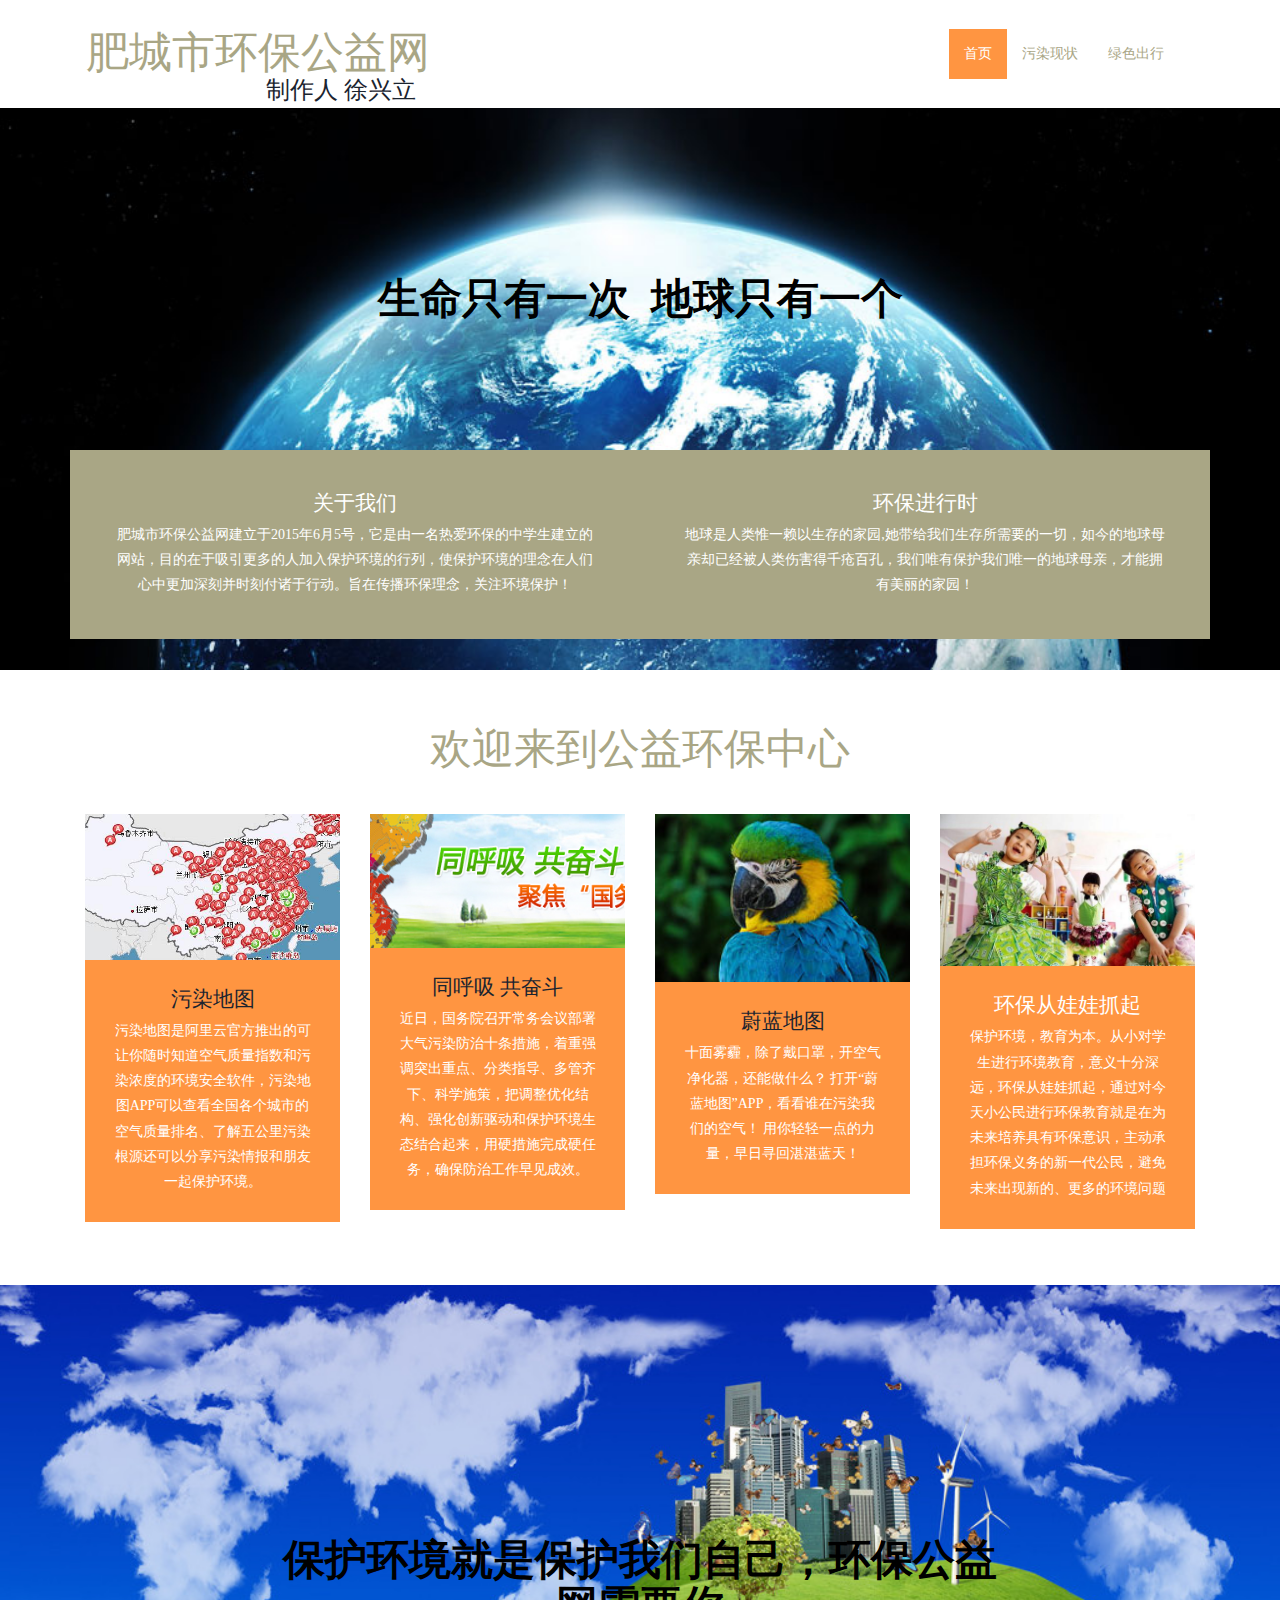
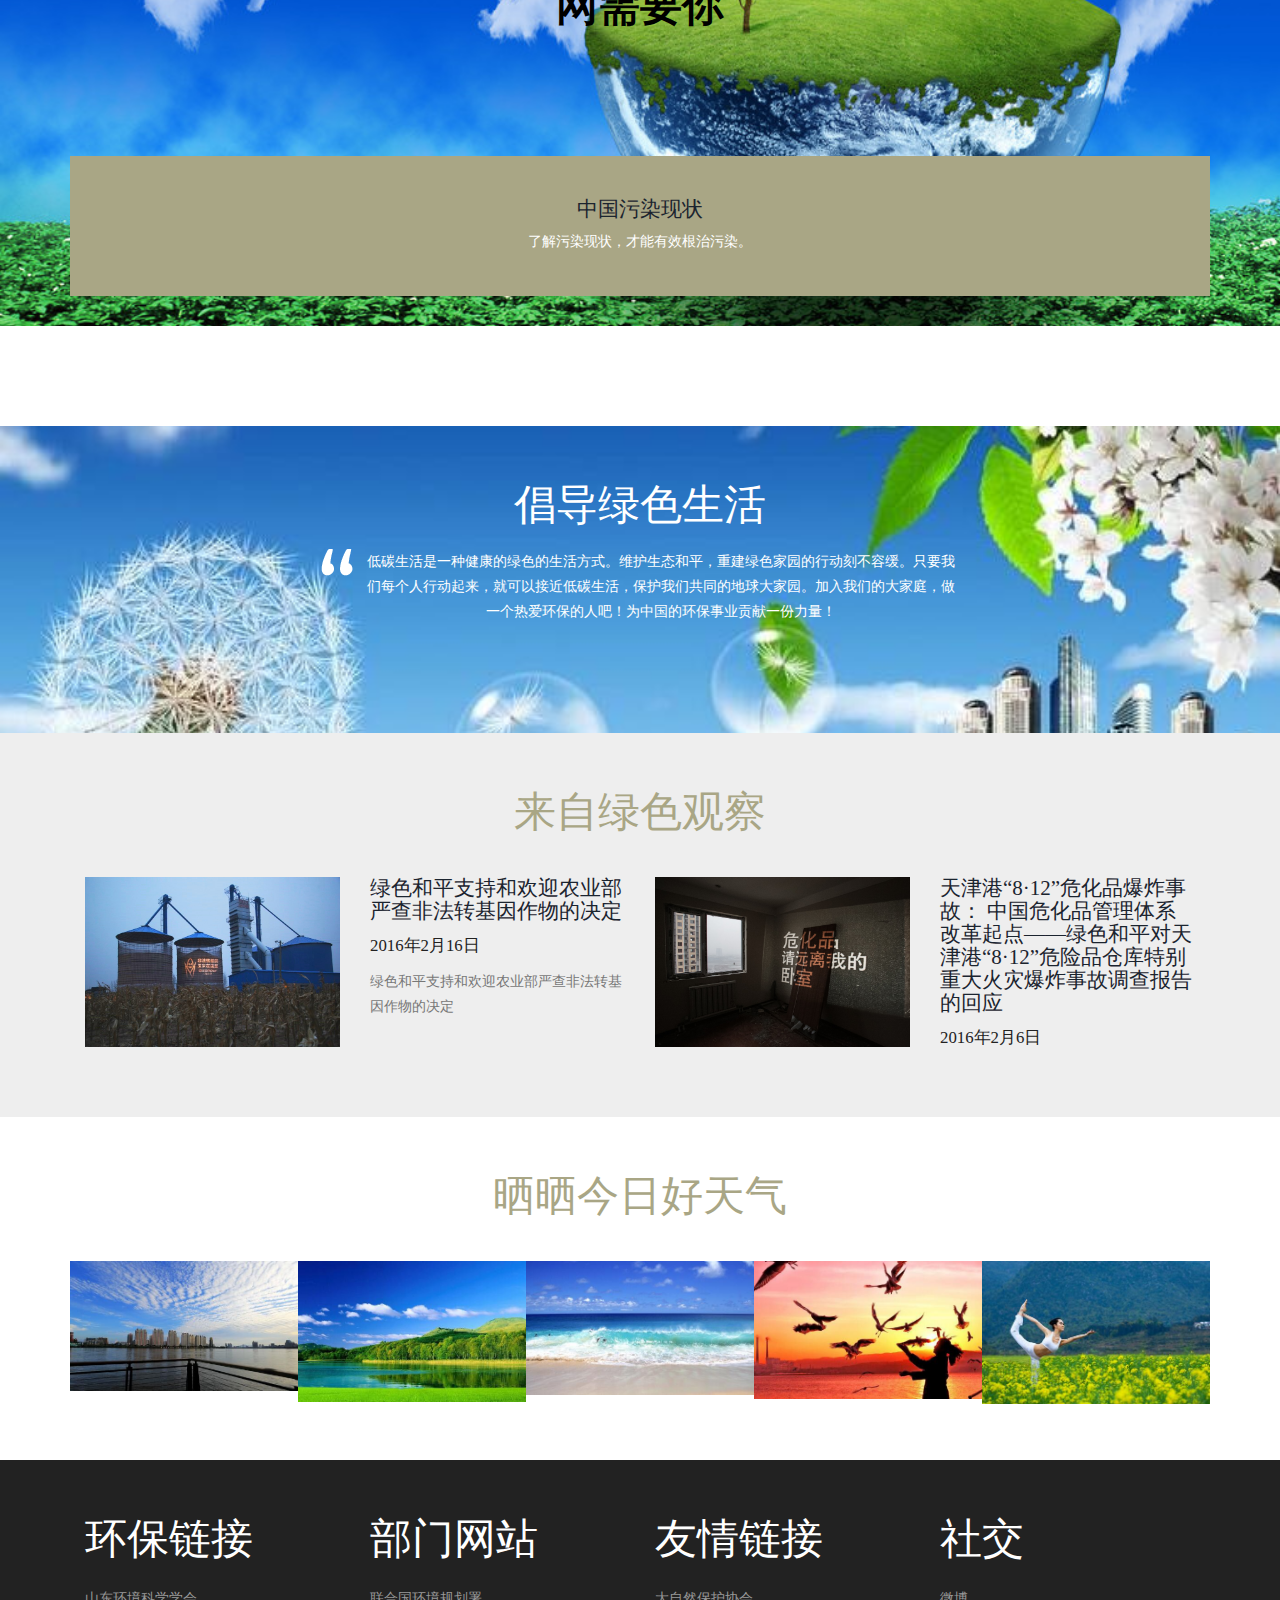
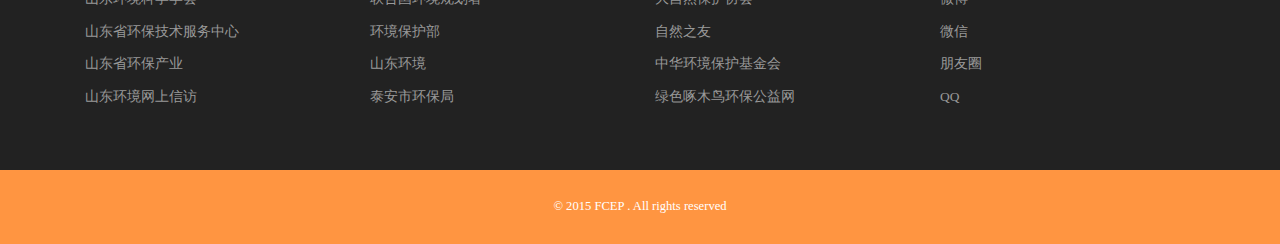
<file: index.html>
<!DOCTYPE HTML>
<html>
<head>
<title>肥城市环保公益网</title>
<link href="css/bootstrap.css" rel="stylesheet" type="text/css" media="all">
<link href="css/style.css" rel="stylesheet" type="text/css" media="all" />
<meta name="viewport" content="width=device-width, initial-scale=1">
<meta http-equiv="Content-Type" content="text/html; charset=utf-8" />

<script type="application/x-javascript"> addEventListener("load", function() { setTimeout(hideURLbar, 0); }, false); function hideURLbar(){ window.scrollTo(0,1); } </script>
<script src="js/jquery-1.11.1.min.js"></script>
<script src="js/bootstrap.js"></script>
</head>
<body>
		<!--header-->
			<div class="header">
				<div class="container">
					<div class="header-top">
						<nav class="navbar navbar-default">
							<div class="container-fluid">
    <!-- Brand and toggle get grouped for better mobile display -->
								<div class="navbar-header">
									  <button type="button" class="navbar-toggle collapsed" data-toggle="collapse" data-target="#bs-example-navbar-collapse-1" aria-expanded="false">
											<span class="sr-only">Toggle navigation</span>
											<span class="icon-bar"></span>
											<span class="icon-bar"></span>
											<span class="icon-bar"></span>
									  </button>
									<div class="navbar-brand">
										<h1><a href="index.html">肥城市环保公益网</a></h1>
										<h3><a style="padding-left:180px">制作人 徐兴立</a></h1>
									</div>
								</div>

    <!-- Collect the nav links, forms, and other content for toggling -->
							<div class="collapse navbar-collapse" id="bs-example-navbar-collapse-1">
							  <ul class="nav navbar-nav">
									<li class="active"><a href="index.html">首页 <span class="sr-only">(current)</span></a></li>
									<li><a href="wuran.html">污染现状</a></li>
									<li><a href="about.html">绿色出行</a></li>
								</ul>
							  
							</div><!-- /.navbar-collapse -->
  </div><!-- /.container-fluid -->
						</nav>

					</div>
				</div>
			</div>
			<div class="header-banner">
				<div class="container">
					<div class="head-banner">
						<h3><font color="black"><b>生命只有一次&nbsp&nbsp地球只有一个</b></font><h3>
					</div>
					<div class="banner-grids">
						<div class="col-md-6 banner-grid">
							<h4>关于我们</h4>
							<p>肥城市环保公益网建立于2015年6月5号，它是由一名热爱环保的中学生建立的网站，目的在于吸引更多的人加入保护环境的行列，使保护环境的理念在人们心中更加深刻并时刻付诸于行动。旨在传播环保理念，关注环境保护！</p>
						</div>
						<div class="col-md-6 banner-grid">
						<h4>环保进行时</h4>
							<p>地球是人类惟一赖以生存的家园,她带给我们生存所需要的一切，如今的地球母亲却已经被人类伤害得千疮百孔，我们唯有保护我们唯一的地球母亲，才能拥有美丽的家园！</p>
						</div>
						<div class="clearfix"></div>
					</div>
				</div>
			</div>
		<!--header-->
			<!--welcome-->
			<div class="content">
				<div class="welcome">
					<div class="container">
						<h2>欢迎来到公益环保中心</h2>
							<div class="welcome-grids">
								<div class="col-md-3 welcome-grid">
									<img src="images/p1.jpg" alt=" " class="img-responsive" />
									<div class="wel-info">
										<h4><a href="http://www.vipcn.com/zt/wuranditu/">污染地图</a></h4>
										<p>污染地图是阿里云官方推出的可让你随时知道空气质量指数和污染浓度的环境安全软件，污染地图APP可以查看全国各个城市的空气质量排名、了解五公里污染根源还可以分享污染情报和朋友一起保护环境。</p>
									</div>
								</div>
								<div class="col-md-3 welcome-grid">
									<img src="images/p2.png" alt=" " class="img-responsive" />
									<div class="wel-info">
										<h4><a href="http://www.mep.gov.cn/ztbd/rdzl/dqst/">同呼吸 共奋斗</a></h4>
										<p>近日，国务院召开常务会议部署大气污染防治十条措施，着重强调突出重点、分类指导、多管齐下、科学施策，把调整优化结构、强化创新驱动和保护环境生态结合起来，用硬措施完成硬任务，确保防治工作早见成效。</p>
									</div>
								</div>
								<div class="col-md-3 welcome-grid">
									<img src="images/p3.jpg" alt=" " class="img-responsive" />
									<div class="wel-info">
										<h4><a href="http://www.ipe.org.cn/pollutionmapapp_download.aspx">蔚蓝地图</a></h4>
										<p>十面雾霾，除了戴口罩，开空气净化器，还能做什么？ 
打开“蔚蓝地图”APP，看看谁在污染我们的空气！
用你轻轻一点的力量，早日寻回湛湛蓝天！</p>
									</div>
								</div>
								<div class="col-md-3 welcome-grid">
									<img src="images/p4.jpg" alt=" " class="img-responsive" />
									<div class="wel-info">
										<h4>环保从娃娃抓起</h4>
										<p>保护环境，教育为本。从小对学生进行环境教育，意义十分深远，环保从娃娃抓起，通过对今天小公民进行环保教育就是在为未来培养具有环保意识，主动承担环保义务的新一代公民，避免未来出现新的、更多的环境问题</p>
									</div>
								</div>
								<div class="clearfix"></div>
							</div>
					</div>
				</div>
			<!--welcome-->
						<!--feature-->
			<div class="header-banner1">
				<div class="container">
					<div class="head-banner">
						<h3><font color="black"><b>保护环境就是保护我们自己，环保公益网需要你</b></font><h3>
					</div>
					<div class="banner-grids">
						<div class="col-md-61 banner-grid">
							<h4><a href="wuran.html">中国污染现状</a></h4>
							<p>了解污染现状，才能有效根治污染。</p>
						</div>
						<div class="clearfix"></div>
					</div>
				</div>
			</div>
				<!--feature-->
				
			<!--models-->
			<!--testimonials-->
			<div class="testimonials">
				<div class="container">
					<h3>倡导绿色生活</h3>
					<p>低碳生活是一种健康的绿色的生活方式。维护生态和平，重建绿色家园的行动刻不容缓。只要我们每个人行动起来，就可以接近低碳生活，保护我们共同的地球大家园。加入我们的大家庭，做一个热爱环保的人吧！为中国的环保事业贡献一份力量！</p>
				</div>
			</div>
			<!--testimonials-->

						<!--events-->
							<div class="events">
								<div class="container">
									<h3>来自绿色观察</h3>
									<div class="events-grids">
											<div class="col-md-3 event-grid">
												<a href="#" class="mask">
												<img src="images/e1.jpg" class="img-responsive zoom-img" alt=""></a>
											</div>
											<div class="col-md-3 event-grid1">
												<h4>
												<a  href="http://www.greenpeace.org.cn/strict-regulation-to-illegal-gmo-corps/">绿色和平支持和欢迎农业部严查非法转基因作物的决定
												</a></h4>
												<h5>2016年2月16日</h5>
												<p>绿色和平支持和欢迎农业部严查非法转基因作物的决定</p>
											</div>
											<div class="col-md-3 event-grid">
												<a href="#" class="mask">
												 <img src="images/e2.png" class="img-responsive zoom-img" alt=""></a>
											</div>
											<div class="col-md-3 event-grid1">
												<h4>
												<a  href="http://www.greenpeace.org.cn/reply-to-tianjin-blast-report/">
												天津港“8·12”危化品爆炸事故： 中国危化品管理体系改革起点——绿色和平对天津港“8·12”危险品仓库特别重大火灾爆炸事故调查报告的回应
												</a></h4>
												<h5>2016年2月6日</h5>
												<p></p>
											</div>
										<div class="clearfix"></div>
								</div>
							</div>
							</div>


							<!--animals-->
					<div class="animals">
						<div class="container">
							<h3>晒晒今日好天气</h3>
							<div class="clients">
								<ul id="flexiselDemo3">
									<li><img src="images/m1.jpg" class="img-responsive" alt=""/></li>
									<li><img src="images/m2.jpg" class="img-responsive" alt=""/></li>
									<li><img src="images/m3.jpg" class="img-responsive" alt=""/></li>
									<li><img src="images/m4.jpg" class="img-responsive" alt=""/></li>
									<li><img src="images/m5.jpg" class="img-responsive" alt=""/></li>
									<li><img src="images/m1.jpg" class="img-responsive" alt=""/></li>
									<li><img src="images/m2.jpg" class="img-responsive" alt=""/></li>
									<li><img src="images/m3.jpg" class="img-responsive" alt=""/></li>
									<li><img src="images/m4.jpg" class="img-responsive" alt=""/></li>
									<li><img src="images/m5.jpg" class="img-responsive" alt=""/></li>
								</ul>
									<script type="text/javascript">
								$(window).load(function() {
									
								  $("#flexiselDemo3").flexisel({
										visibleItems: 5,
										animationSpeed: 1000,
										autoPlay: true,
										autoPlaySpeed: 3000,    		
										pauseOnHover: true,
										enableResponsiveBreakpoints: true,
										responsiveBreakpoints: { 
											portrait: { 
												changePoint:480,
												visibleItems: 1
											}, 
											landscape: { 
												changePoint:640,
												visibleItems: 2
											},
											tablet: { 
												changePoint:768,
												visibleItems: 3
											}
										}
									});
									});
								</script>
								<script type="text/javascript" src="js/jquery.flexisel.js"></script>
							<div class="clearfix"></div>
						</div>
					</div>
				</div> 
						<!--events-->
						<!--specials-->
				<div class="specials-section">
					<div class="container">
						<div class="specials-grids">
							<div class="col-md-3 specials1">
								<h3>环保链接</h3>
								<ul>
									<li><a href="http://visycn.s511.000pc.net/">山东环境科学学会</a></li>
									<li><a href="http://www.sdhbjs.cn/">山东省环保技术服务中心</a></li>
									<li><a href="http://www.sd-epi.com/">山东省环保产业</a></li>
									<li><a href="http://hjbhxf.sdein.gov.cn/">山东环境网上信访</a></li>
								</ul>
							</div>
							<div class="col-md-3 specials1">
								<h3>部门网站</h3>
								<ul>
									<li><a href="http://www.unep.org/">联合国环境规划署</a></li>
									<li><a href="http://www.zhb.gov.cn/">环境保护部</a></li>
									<li><a href="http://www.sdein.gov.cn/">山东环境</a></li>
									<li><a href="http://www.tahb.gov.cn/">泰安市环保局</a></li>
								</ul>
							</div>
							<div class="col-md-3 specials1">
								<h3>友情链接</h3>
								<ul>
									<li><a href="http://www.tnc.org.cn/#Home">大自然保护协会</a></li>
									<li><a href="http://www.fon.org.cn/">自然之友</a></li>
									<li><a href="http://www.cepf.org.cn/">中华环境保护基金会</a></li>
									<li><a href="http://www.lszmn.org/portal.php">绿色啄木鸟环保公益网</a></li>
								</ul>
							</div>
							<div class="col-md-3 specials1">
								<h3>社交</h3>
								<ul>
									<li><a href="#">微博</a></li>
									<li><a href="#">微信</a></li>
									<li><a href="#">朋友圈</a></li>
									<li><a href="#">QQ</a></li>
								</ul>
							</div>
							<div class="clearfix"></div>
						</div>
					</div>
				</div>
			</div>
			<!--footer-->
			<div class="footer-section">
				<div class="container">
					<div class="footer-top">
						<p>&copy; 2015 FCEP . All rights reserved</p>
					</div>
				</div>
			</div>
</body>
</html>
</file>
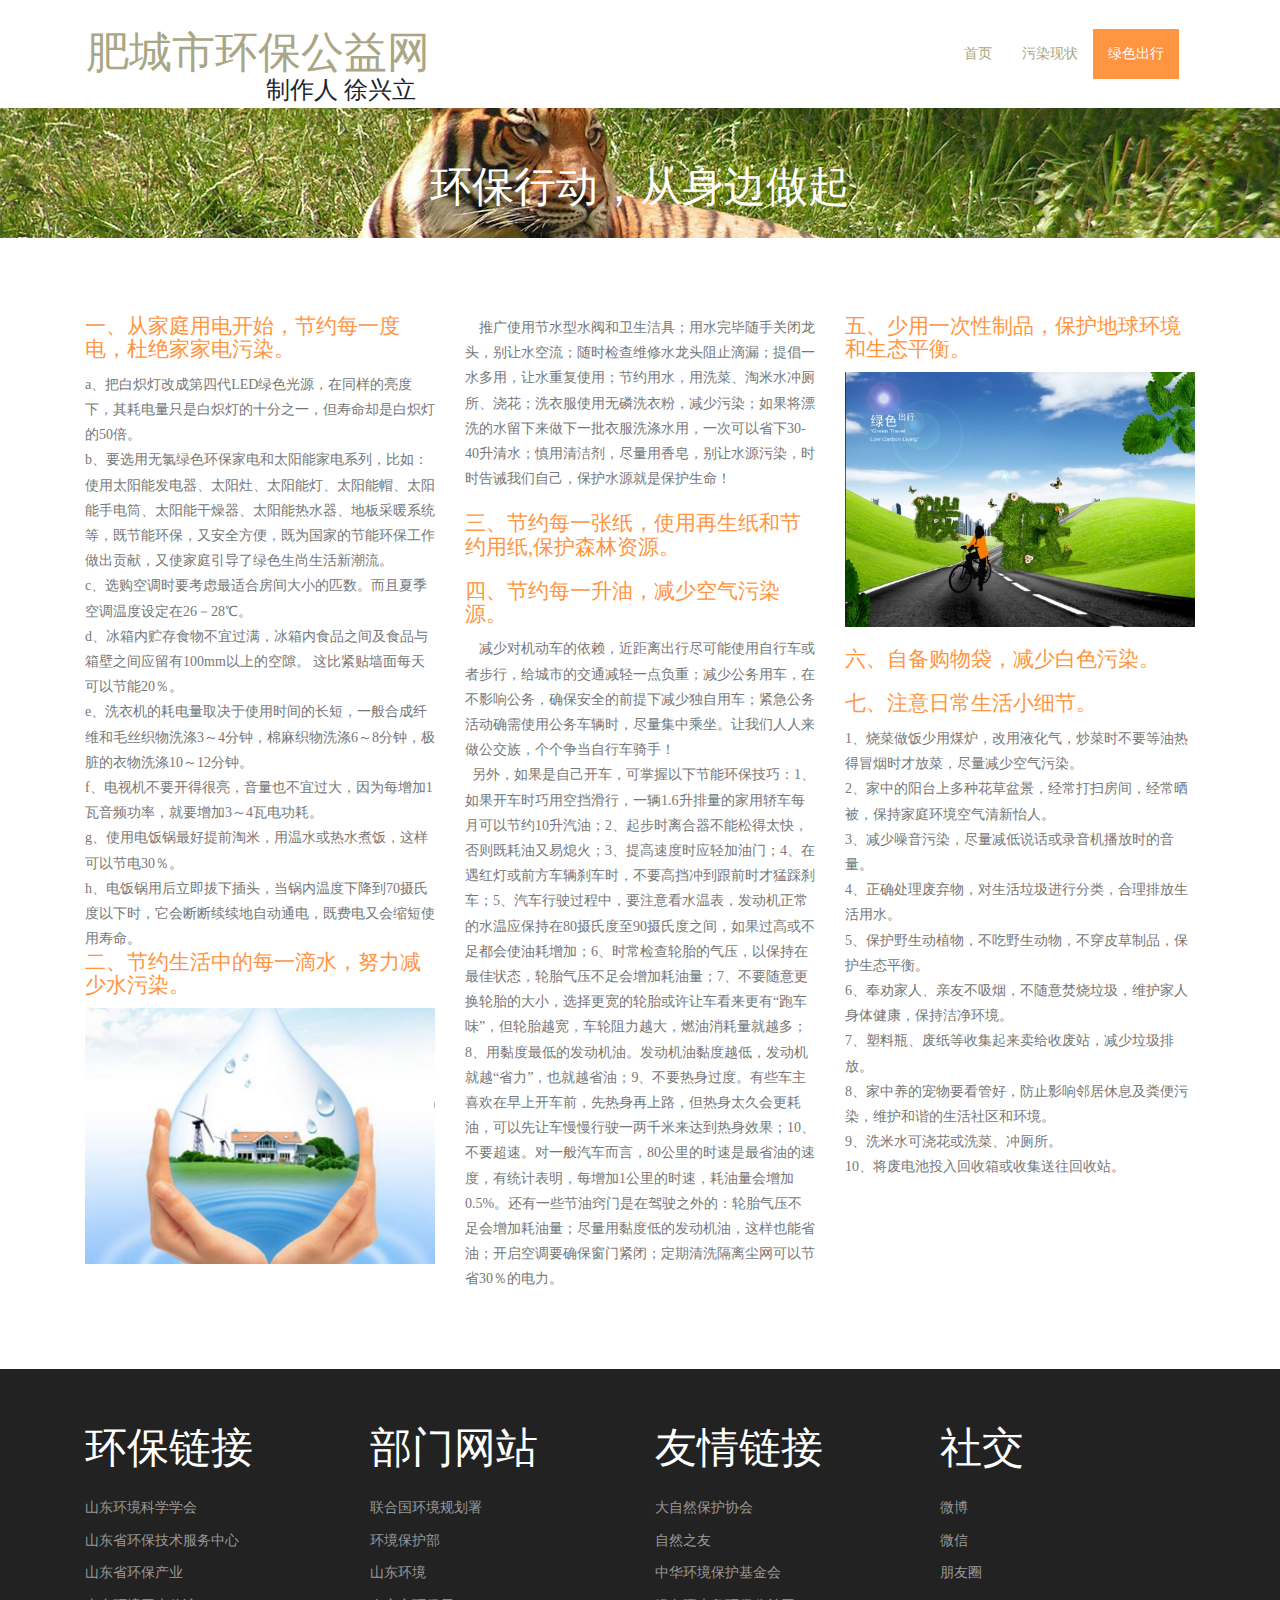
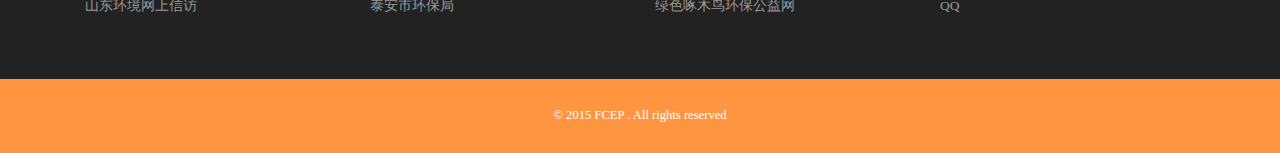
<file: about.html>
<!DOCTYPE HTML>
<html>
<head>
<title>绿色生活</title>
<link href="css/bootstrap.css" rel="stylesheet" type="text/css" media="all">
<link href="css/style.css" rel="stylesheet" type="text/css" media="all" />
<meta name="viewport" content="width=device-width, initial-scale=1">
<meta http-equiv="Content-Type" content="text/html; charset=utf-8" />
<script type="application/x-javascript"> addEventListener("load", function() { setTimeout(hideURLbar, 0); }, false); function hideURLbar(){ window.scrollTo(0,1); } </script>
<script src="js/jquery-1.11.1.min.js"></script>
<script src="js/bootstrap.js"></script>
</head>
<body> 
		<div class="header">
				<div class="container">
					<div class="header-top">
						<nav class="navbar navbar-default">
							<div class="container-fluid">
    <!-- Brand and toggle get grouped for better mobile display -->
								<div class="navbar-header">
									  <button type="button" class="navbar-toggle collapsed" data-toggle="collapse" data-target="#bs-example-navbar-collapse-1" aria-expanded="false">
											<span class="sr-only">Toggle navigation</span>
											<span class="icon-bar"></span>
											<span class="icon-bar"></span>
											<span class="icon-bar"></span>
									  </button>
									<div class="navbar-brand">
										<h1><a href="index.html">肥城市环保公益网</a></h1>
										<h3><a style="padding-left:180px">制作人 徐兴立</a></h1>
									</div>
								</div>

    <!-- Collect the nav links, forms, and other content for toggling -->
							<div class="collapse navbar-collapse" id="bs-example-navbar-collapse-1">
							  <ul class="nav navbar-nav">
									<li><a href="index.html">首页 <span class="sr-only">(current)</span></a></li>
									<li ><a href="wuran.html">污染现状</a></li>
									<li  class="active"><a href="about.html">绿色出行</a></li>
								</ul>
							  
							</div><!-- /.navbar-collapse -->
  </div><!-- /.container-fluid -->
						</nav>

					</div>
				</div>
			</div>
			<div class="banner-header">
			<div class="container">
				<h2>环保行动，从身边做起</h2>
			</div>
			</div>
	<!--about-->
	<div class="content">
			<div class="about-section">
				<div class="container">
						<div class="about-grids">
							<div class="col-md-4 about-grid">
								<div class="about1">
									<h4>一、从家庭用电开始，节约每一度电，杜绝家家电污染。 </h4>
									<p>a、把白炽灯改成第四代LED绿色光源，在同样的亮度下，其耗电量只是白炽灯的十分之一，但寿命却是白炽灯的50倍。 
									</p><p>b、要选用无氯绿色环保家电和太阳能家电系列，比如：使用太阳能发电器、太阳灶、太阳能灯、太阳能帽、太阳能手电筒、太阳能干燥器、太阳能热水器、地板采暖系统等，既节能环保，又安全方便，既为国家的节能环保工作做出贡献，又使家庭引导了绿色生尚生活新潮流。 
	</p><p>c、选购空调时要考虑最适合房间大小的匹数。而且夏季空调温度设定在26－28℃。 
　　</p><p>d、冰箱内贮存食物不宜过满，冰箱内食品之间及食品与箱壁之间应留有100mm以上的空隙。 这比紧贴墙面每天可以节能20％。 
　　</p><p>e、洗衣机的耗电量取决于使用时间的长短，一般合成纤维和毛丝织物洗涤3～4分钟，棉麻织物洗涤6～8分钟，极脏的衣物洗涤10～12分钟。 
　　</p><p>f、电视机不要开得很亮，音量也不宜过大，因为每增加1瓦音频功率，就要增加3～4瓦电功耗。 
　　</p><p>g、使用电饭锅最好提前淘米，用温水或热水煮饭，这样可以节电30％。 
　　</p><p>h、电饭锅用后立即拔下插头，当锅内温度下降到70摄氏度以下时，它会断断续续地自动通电，既费电又会缩短使用寿命。 
									<h4>二、节约生活中的每一滴水，努力减少水污染。 </h4>
									<img src="images/p8.jpg" class="img-responsive" alt="/">
								</div>
								</div>
							<div class="col-md-4 about-grid">
								<div class="about1">
									
									<p>&nbsp&nbsp&nbsp&nbsp推广使用节水型水阀和卫生洁具；用水完毕随手关闭龙头，别让水空流；随时检查维修水龙头阻止滴漏；提倡一水多用，让水重复使用；节约用水，用洗菜、淘米水冲厕所、浇花；洗衣服使用无磷洗衣粉，减少污染；如果将漂洗的水留下来做下一批衣服洗涤水用，一次可以省下30-40升清水；慎用清洁剂，尽量用香皂，别让水源污染，时时告诫我们自己，保护水源就是保护生命！</p>
								</div>
								<div class="about1">
									<h4>三、节约每一张纸，使用再生纸和节约用纸,保护森林资源。 </h4>
								</div>
								<div class="about1">
									<h4>四、节约每一升油，减少空气污染源。  </h4>
									<p>&nbsp&nbsp&nbsp&nbsp减少对机动车的依赖，近距离出行尽可能使用自行车或者步行，给城市的交通减轻一点负重；减少公务用车，在不影响公务，确保安全的前提下减少独自用车；紧急公务活动确需使用公务车辆时，尽量集中乘坐。让我们人人来做公交族，个个争当自行车骑手！ </p>
									<p>&nbsp&nbsp另外，如果是自己开车，可掌握以下节能环保技巧：1、如果开车时巧用空挡滑行，一辆1.6升排量的家用轿车每月可以节约10升汽油；2、起步时离合器不能松得太快，否则既耗油又易熄火；3、提高速度时应轻加油门；4、在遇红灯或前方车辆刹车时，不要高挡冲到跟前时才猛踩刹车；5、汽车行驶过程中，要注意看水温表，发动机正常的水温应保持在80摄氏度至90摄氏度之间，如果过高或不足都会使油耗增加；6、时常检查轮胎的气压，以保持在最佳状态，轮胎气压不足会增加耗油量；7、不要随意更换轮胎的大小，选择更宽的轮胎或许让车看来更有“跑车味”，但轮胎越宽，车轮阻力越大，燃油消耗量就越多；8、用黏度最低的发动机油。发动机油黏度越低，发动机就越“省力”，也就越省油；9、不要热身过度。有些车主喜欢在早上开车前，先热身再上路，但热身太久会更耗油，可以先让车慢慢行驶一两千米来达到热身效果；10、不要超速。对一般汽车而言，80公里的时速是最省油的速度，有统计表明，每增加1公里的时速，耗油量会增加0.5%。还有一些节油窍门是在驾驶之外的：轮胎气压不足会增加耗油量；尽量用黏度低的发动机油，这样也能省油；开启空调要确保窗门紧闭；定期清洗隔离尘网可以节省30％的电力。</p>
								</div>
							</div>
							<div class="col-md-4 about-grid">
							<div class="about1">
									<h4>五、少用一次性制品，保护地球环境和生态平衡。  </h4>
									<img src="images/p7.jpg" class="img-responsive" alt="/">
							</div>
							<div class="about1">
									<h4>六、自备购物袋，减少白色污染。</h4>
							</div>
							<div class="about1">
									<h4>七、注意日常生活小细节。  </h4>
									<p>
									1、烧菜做饭少用煤炉，改用液化气，炒菜时不要等油热得冒烟时才放菜，尽量减少空气污染。 
　　 </p><p>2、家中的阳台上多种花草盆景，经常打扫房间，经常晒被，保持家庭环境空气清新怡人。 
　　 </p><p>3、减少噪音污染，尽量减低说话或录音机播放时的音量。 
　　 </p><p>4、正确处理废弃物，对生活垃圾进行分类，合理排放生活用水。 
　　 </p><p>5、保护野生动植物，不吃野生动物，不穿皮草制品，保护生态平衡。 
　　 </p><p>6、奉劝家人、亲友不吸烟，不随意焚烧垃圾，维护家人身体健康，保持洁净环境。 
　　 </p><p>7、塑料瓶、废纸等收集起来卖给收废站，减少垃圾排放。 
　　 </p><p>8、家中养的宠物要看管好，防止影响邻居休息及粪便污染，维护和谐的生活社区和环境。 
　　 </p><p>9、洗米水可浇花或洗菜、冲厕所。 
　　 </p><p>10、将废电池投入回收箱或收集送往回收站。 
									</p>
								</div>
							</div>
						<div class="clearfix"></div>
					</div>
				</div>
			</div>
			<!--specials-->
				<div class="specials-section">
					<div class="container">
						<div class="specials-grids">
							<div class="col-md-3 specials1">
								<h3>环保链接</h3>
								<ul>
									<li><a href="http://visycn.s511.000pc.net/">山东环境科学学会</a></li>
									<li><a href="http://www.sdhbjs.cn/">山东省环保技术服务中心</a></li>
									<li><a href="http://www.sd-epi.com/">山东省环保产业</a></li>
									<li><a href="http://hjbhxf.sdein.gov.cn/">山东环境网上信访</a></li>
								</ul>
							</div>
							<div class="col-md-3 specials1">
								<h3>部门网站</h3>
								<ul>
									<li><a href="http://www.unep.org/">联合国环境规划署</a></li>
									<li><a href="http://www.zhb.gov.cn/">环境保护部</a></li>
									<li><a href="http://www.sdein.gov.cn/">山东环境</a></li>
									<li><a href="http://www.tahb.gov.cn/">泰安市环保局</a></li>
								</ul>
							</div>
							<div class="col-md-3 specials1">
								<h3>友情链接</h3>
								<ul>
									<li><a href="http://www.tnc.org.cn/#Home">大自然保护协会</a></li>
									<li><a href="http://www.fon.org.cn/">自然之友</a></li>
									<li><a href="http://www.cepf.org.cn/">中华环境保护基金会</a></li>
									<li><a href="http://www.lszmn.org/portal.php">绿色啄木鸟环保公益网</a></li>
								</ul>
							</div>
							<div class="col-md-3 specials1">
								<h3>社交</h3>
								<ul>
									<li><a href="#">微博</a></li>
									<li><a href="#">微信</a></li>
									<li><a href="#">朋友圈</a></li>
									<li><a href="#">QQ</a></li>
								</ul>
							</div>
							<div class="clearfix"></div>
						</div>
					</div>
				</div>
			</div>
			<!--footer-->
			<div class="footer-section">
				<div class="container">
					<div class="footer-top">
						<p>&copy; 2015 FCEP . All rights reserved</p>
					</div>
				</div>
			</div>
</body>
</html>
</file>
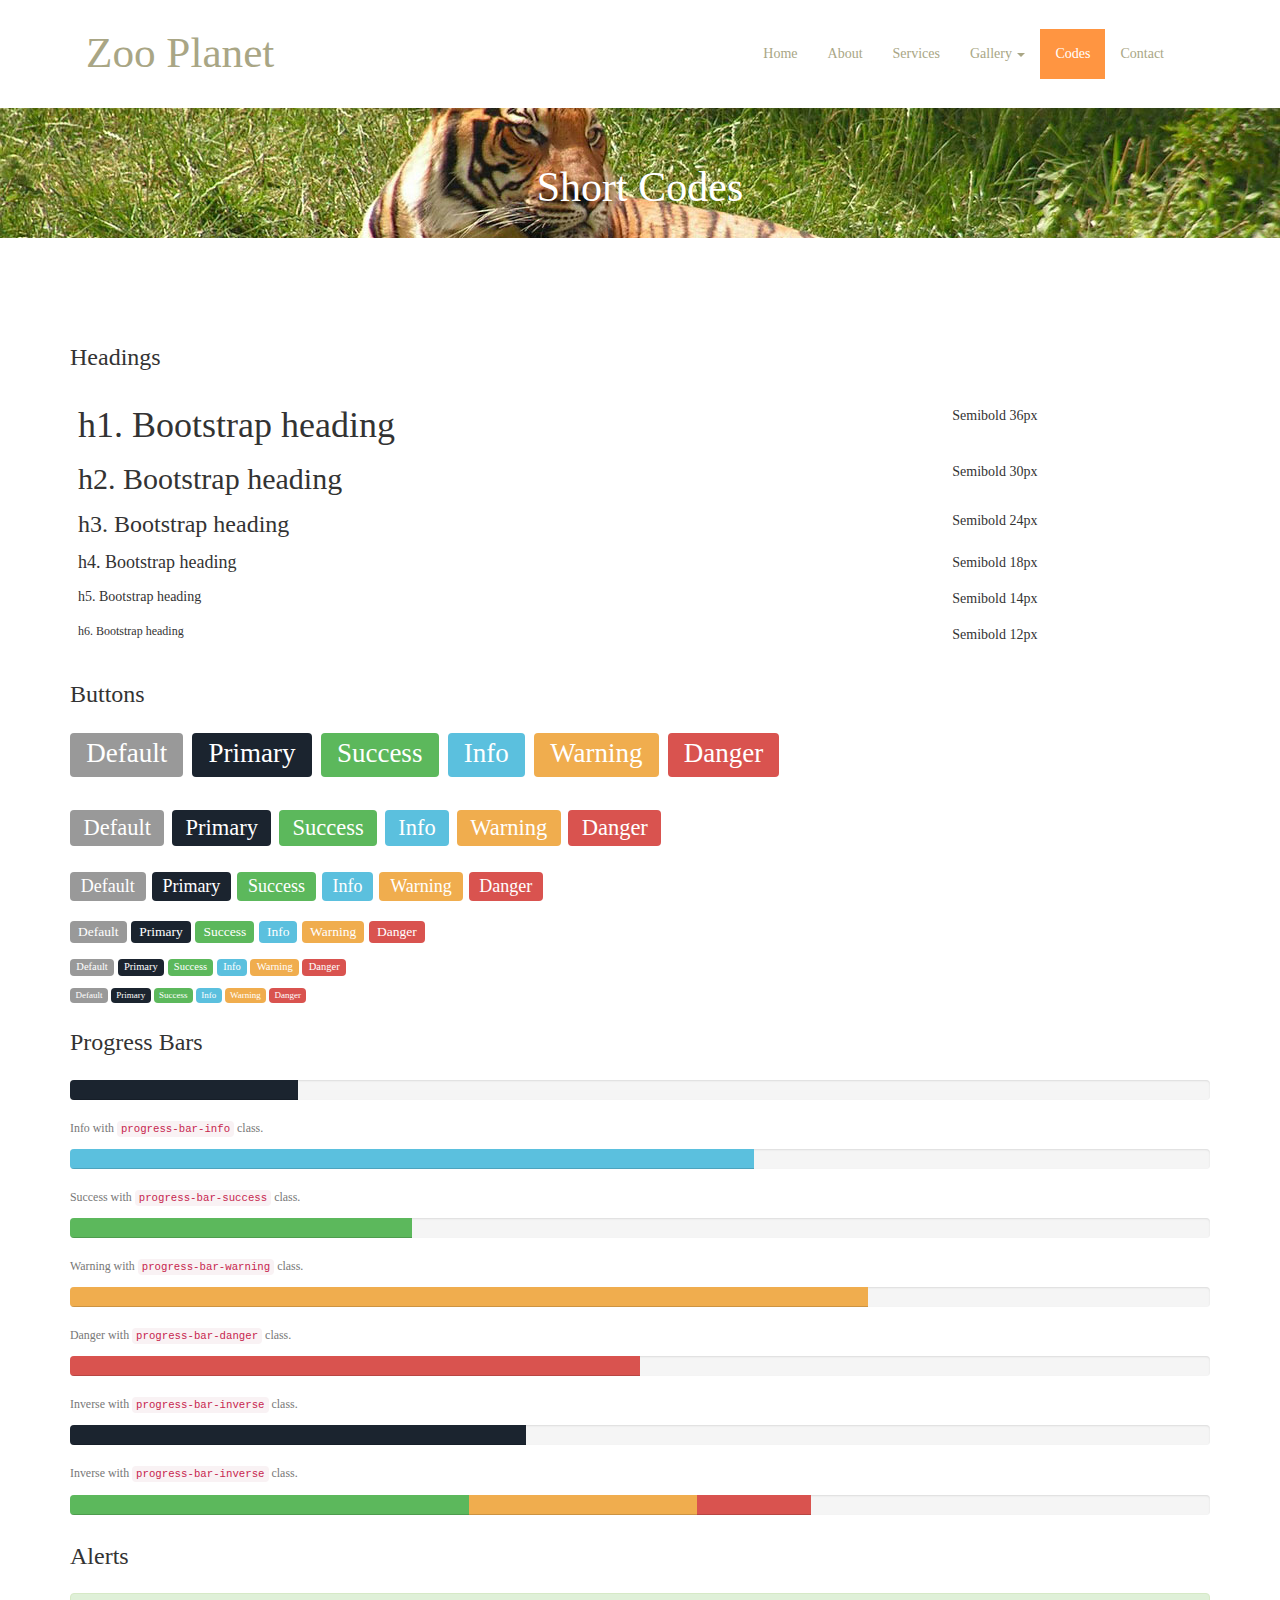
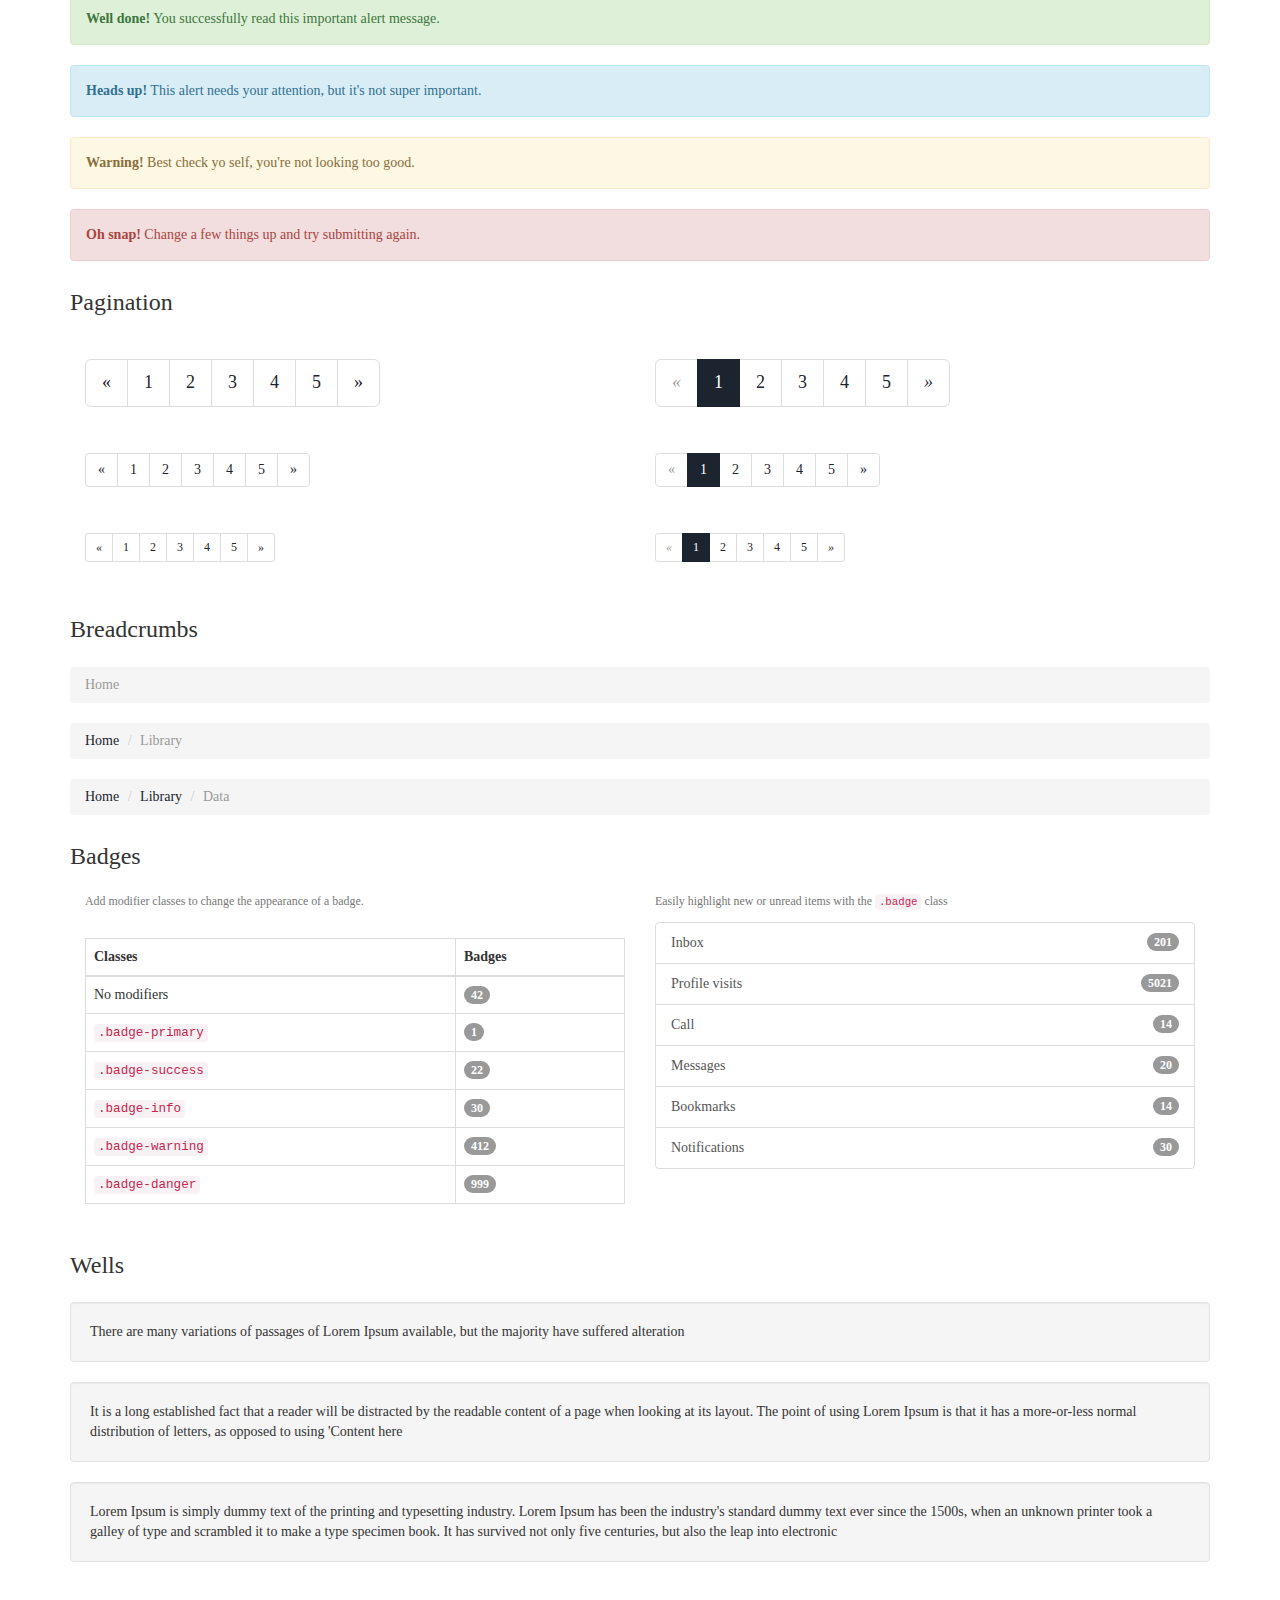
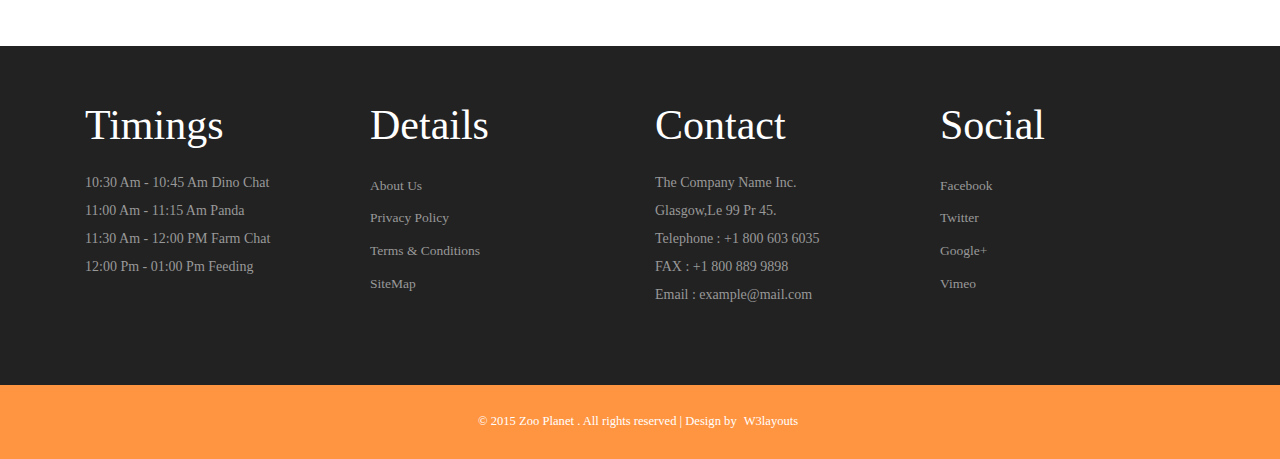
<file: codes.html>
<!--
Author: W3layouts
Author URL: http://w3layouts.com
License: Creative Commons Attribution 3.0 Unported
License URL: http://creativecommons.org/licenses/by/3.0/
-->
<!DOCTYPE HTML>
<html>
<head>
<title>Zoo Planet a Animals and Pets category Flat bootstrap Responsive  Website Template | Codes :: w3layouts</title>
<link href="css/bootstrap.css" rel="stylesheet" type="text/css" media="all">
<link href="css/style.css" rel="stylesheet" type="text/css" media="all" />
<meta name="viewport" content="width=device-width, initial-scale=1">
<meta http-equiv="Content-Type" content="text/html; charset=utf-8" />
<meta name="keywords" content="Zoo Planet Responsive web template, Bootstrap Web Templates, Flat Web Templates, Andriod Compatible web template, 
Smartphone Compatible web template, free webdesigns for Nokia, Samsung, LG, SonyErricsson, Motorola web design" />
<script type="application/x-javascript"> addEventListener("load", function() { setTimeout(hideURLbar, 0); }, false); function hideURLbar(){ window.scrollTo(0,1); } </script>
<script src="js/jquery-1.11.1.min.js"></script>
<script src="js/bootstrap.js"></script>
</head>
<body>
		<!--header-->
			<div class="header">
				<div class="container">
					<div class="header-top">
						<nav class="navbar navbar-default">
							<div class="container-fluid">
    <!-- Brand and toggle get grouped for better mobile display -->
								<div class="navbar-header">
									  <button type="button" class="navbar-toggle collapsed" data-toggle="collapse" data-target="#bs-example-navbar-collapse-1" aria-expanded="false">
											<span class="sr-only">Toggle navigation</span>
											<span class="icon-bar"></span>
											<span class="icon-bar"></span>
											<span class="icon-bar"></span>
									  </button>
									<div class="navbar-brand">
										<h1><a href="index.html">zoo planet</a></h1>
									</div>
								</div>

    <!-- Collect the nav links, forms, and other content for toggling -->
							<div class="collapse navbar-collapse" id="bs-example-navbar-collapse-1">
							  <ul class="nav navbar-nav">
									<li><a href="index.html">Home <span class="sr-only">(current)</span></a></li>
									<li><a href="about.html">About</a></li>
									<li><a href="services.html">Services</a></li>
									<li class="dropdown">
										<a href="#" class="dropdown-toggle" data-toggle="dropdown" role="button" aria-haspopup="true" aria-expanded="false">Gallery <span class="caret"></span></a>
								<ul class="dropdown-menu">
									<li><a href="gallery.html">Gallery1</a></li>
									<li><a href="gallery.html">Gallery2</a></li>
									<li><a href="gallery.html">Gallery3</a></li>
								</ul>
									</li>
									<li class="active"><a href="codes.html">Codes</a></li>
									<li><a href="contact.html">Contact</a></li>
								</ul>
							  
							</div><!-- /.navbar-collapse -->
  </div><!-- /.container-fluid -->
						</nav>

					</div>
				</div>
			</div>
		<div class="banner-header">
			<div class="container">
				<h2>Short Codes</h2>
			</div>
			</div>
<!--typography-page-->
<div class="content">
	<div class="typo">
	<div class="container">
	<div class="grid_3 grid_4">
				<h3>Headings</h3>
				<div class="bs-example">
					<table class="table">
						<tbody>
							<tr>
								<td><h1 id="h1.-bootstrap-heading">h1. Bootstrap heading<a class="anchorjs-link" href="#h1.-bootstrap-heading"><span class="anchorjs-icon"></span></a></h1></td>
								<td class="type-info">Semibold 36px</td>
							</tr>
							<tr>
								<td><h2 id="h2.-bootstrap-heading">h2. Bootstrap heading<a class="anchorjs-link" href="#h2.-bootstrap-heading"><span class="anchorjs-icon"></span></a></h2></td>
								<td class="type-info">Semibold 30px</td>
							</tr>
							<tr>
								<td><h3 id="h3.-bootstrap-heading">h3. Bootstrap heading<a class="anchorjs-link" href="#h3.-bootstrap-heading"><span class="anchorjs-icon"></span></a></h3></td>
								<td class="type-info">Semibold 24px</td>
							</tr>
							<tr>
								<td><h4 id="h4.-bootstrap-heading">h4. Bootstrap heading<a class="anchorjs-link" href="#h4.-bootstrap-heading"><span class="anchorjs-icon"></span></a></h4></td>
								<td class="type-info">Semibold 18px</td>
							</tr>
							<tr>
								<td><h5 id="h5.-bootstrap-heading">h5. Bootstrap heading<a class="anchorjs-link" href="#h5.-bootstrap-heading"><span class="anchorjs-icon"></span></a></h5></td>
								<td class="type-info">Semibold 14px</td>
							</tr>
							<tr>
								<td><h6>h6. Bootstrap heading</h6></td>
								<td class="type-info">Semibold 12px</td>
							</tr>
						</tbody>
					</table>
				</div>
			</div>
			<div class="grid_3 grid_5">
				<h3>Buttons</h3>
				<h1>
					<a href="#"><span class="label label-default">Default</span></a>
					<a href="#"><span class="label label-primary">Primary</span></a>
					<a href="#"><span class="label label-success">Success</span></a>
					<a href="#"><span class="label label-info">Info</span></a>
					<a href="#"><span class="label label-warning">Warning</span></a>
					<a href="#"><span class="label label-danger">Danger</span></a>
				</h1>
				<h2>
					<a href="#"><span class="label label-default">Default</span></a>
					<a href="#"><span class="label label-primary">Primary</span></a>
					<a href="#"><span class="label label-success">Success</span></a>
					<a href="#"><span class="label label-info">Info</span></a>
					<a href="#"><span class="label label-warning">Warning</span></a>
					<a href="#"><span class="label label-danger">Danger</span></a>
				</h2>
				<h3>
					<a href="#"><span class="label label-default">Default</span></a>
					<a href="#"><span class="label label-primary">Primary</span></a>
					<a href="#"><span class="label label-success">Success</span></a>
					<a href="#"><span class="label label-info">Info</span></a>
					<a href="#"><span class="label label-warning">Warning</span></a>
					<a href="#"><span class="label label-danger">Danger</span></a>
				</h3>
				<h4>
					<a href="#"><span class="label label-default">Default</span></a>
					<a href="#"><span class="label label-primary">Primary</span></a>
					<a href="#"><span class="label label-success">Success</span></a>
					<a href="#"><span class="label label-info">Info</span></a>
					<a href="#"><span class="label label-warning">Warning</span></a>
					<a href="#"><span class="label label-danger">Danger</span></a>
				</h4>
				<h5>
					<a href="#"><span class="label label-default">Default</span></a>
					<a href="#"><span class="label label-primary">Primary</span></a>
					<a href="#"><span class="label label-success">Success</span></a>
					<a href="#"><span class="label label-info">Info</span></a>
					<a href="#"><span class="label label-warning">Warning</span></a>
					<a href="#"><span class="label label-danger">Danger</span></a>
				</h5>
				<h6>
					<a href="#"><span class="label label-default">Default</span></a>
					<a href="#"><span class="label label-primary">Primary</span></a>
					<a href="#"><span class="label label-success">Success</span></a>
					<a href="#"><span class="label label-info">Info</span></a>
					<a href="#"><span class="label label-warning">Warning</span></a>
					<a href="#"><span class="label label-danger">Danger</span></a>
				</h6>
			</div>			   
			<div class="grid_3 grid_5">
				<h3>Progress Bars</h3>
				<div class="tab-content">
					<div class="tab-pane active" id="domprogress">
						<div class="progress">    
							<div class="progress-bar progress-bar-primary" style="width: 20%"></div>
						</div>
						<p>Info with <code>progress-bar-info</code> class.</p>
						<div class="progress">    
							<div class="progress-bar progress-bar-info" style="width: 60%"></div>
						</div>
						<p>Success with <code>progress-bar-success</code> class.</p>
						<div class="progress">
							<div class="progress-bar progress-bar-success" style="width: 30%"></div>
						</div>
						<p>Warning with <code>progress-bar-warning</code> class.</p>
						<div class="progress">
							<div class="progress-bar progress-bar-warning" style="width: 70%"></div>
						</div>
						<p>Danger with <code>progress-bar-danger</code> class.</p>
						<div class="progress">
							<div class="progress-bar progress-bar-danger" style="width: 50%"></div>
						</div>
						<p>Inverse with <code>progress-bar-inverse</code> class.</p>
						<div class="progress">
							<div class="progress-bar progress-bar-inverse" style="width: 40%"></div>
						</div>
						<p>Inverse with <code>progress-bar-inverse</code> class.</p>
						<div class="progress">
							<div class="progress-bar progress-bar-success" style="width: 35%"><span class="sr-only">35% Complete (success)</span></div>
							<div class="progress-bar progress-bar-warning" style="width: 20%"><span class="sr-only">20% Complete (warning)</span></div>
							<div class="progress-bar progress-bar-danger" style="width: 10%"><span class="sr-only">10% Complete (danger)</span></div>
						</div>
					</div>
				</div>
			</div>
			<div class="grid_3 grid_5">
				<h3>Alerts</h3>
				<div class="alert alert-success" role="alert">
					<strong>Well done!</strong> You successfully read this important alert message.
				</div>
				<div class="alert alert-info" role="alert">
					<strong>Heads up!</strong> This alert needs your attention, but it's not super important.
				</div>
				<div class="alert alert-warning" role="alert">
					<strong>Warning!</strong> Best check yo self, you're not looking too good.
				</div>
				<div class="alert alert-danger" role="alert">
					<strong>Oh snap!</strong> Change a few things up and try submitting again.
				</div>
			</div>
			<div class="grid_3 grid_5">
				<h3>Pagination</h3>
				<div class="col-md-6">
					<nav>
						<ul class="pagination pagination-lg">
							<li><a href="#" aria-label="Previous"><span aria-hidden="true">«</span></a></li>
							<li><a href="#">1</a></li>
							<li><a href="#">2</a></li>
							<li><a href="#">3</a></li>
							<li><a href="#">4</a></li>
							<li><a href="#">5</a></li>
							<li><a href="#" aria-label="Next"><span aria-hidden="true">»</span></a></li>
						</ul>
					</nav>
					<nav>
						<ul class="pagination">
							<li><a href="#" aria-label="Previous"><span aria-hidden="true">«</span></a></li>
							<li><a href="#">1</a></li>
							<li><a href="#">2</a></li>
							<li><a href="#">3</a></li>
							<li><a href="#">4</a></li>
							<li><a href="#">5</a></li>
							<li><a href="#" aria-label="Next"><span aria-hidden="true">»</span></a></li>
						</ul>
					</nav>
					<nav>
						<ul class="pagination pagination-sm">
							<li><a href="#" aria-label="Previous"><span aria-hidden="true">«</span></a></li>
							<li><a href="#">1</a></li>
							<li><a href="#">2</a></li>
							<li><a href="#">3</a></li>
							<li><a href="#">4</a></li>
							<li><a href="#">5</a></li>
							<li><a href="#" aria-label="Next"><span aria-hidden="true">»</span></a></li>
						</ul>
					</nav>
				</div>
				<div class="col-md-6">
					<ul class="pagination pagination-lg">
						<li class="disabled"><a href="#"><i class="fa fa-angle-left">«</i></a></li>
						<li class="active"><a href="#">1</a></li>
						<li><a href="#">2</a></li>
						<li><a href="#">3</a></li>
						<li><a href="#">4</a></li>
						<li><a href="#">5</a></li>
						<li><a href="#"><i class="fa fa-angle-right">»</i></a></li>
					</ul>
					<nav>
						<ul class="pagination">
							<li class="disabled"><a href="#" aria-label="Previous"><span aria-hidden="true">«</span></a></li>
							<li class="active"><a href="#">1 <span class="sr-only">(current)</span></a></li>
							<li><a href="#">2</a></li>
							<li><a href="#">3</a></li>
							<li><a href="#">4</a></li>
							<li><a href="#">5</a></li>
							<li><a href="#" aria-label="Next"><span aria-hidden="true">»</span></a></li>
						</ul>
					</nav>
					<ul class="pagination pagination-sm">
						<li class="disabled"><a href="#"><i class="fa fa-angle-left">«</i></a></li>
						<li class="active"><a href="#">1</a></li>
						<li><a href="#">2</a></li>
						<li><a href="#">3</a></li>
						<li><a href="#">4</a></li>
						<li><a href="#">5</a></li>
						<li><a href="#"><i class="fa fa-angle-right">»</i></a></li>
					</ul>
				</div>
				<div class="clearfix"> </div>
			</div>
			<div class="grid_3 grid_5">
				<h3>Breadcrumbs</h3>
				<ol class="breadcrumb">
					<li class="active">Home</li>
				</ol>
				<ol class="breadcrumb">
					<li><a href="#">Home</a></li>
					<li class="active">Library</li>
				</ol>
				<ol class="breadcrumb">
					<li><a href="#">Home</a></li>
					<li><a href="#">Library</a></li>
					<li class="active">Data</li>
				</ol>
			</div>
			<div class="grid_3 grid_5">
				<h3>Badges</h3>
				<div class="col-md-6">
					<p>Add modifier classes to change the appearance of a badge.</p>
					<table class="table table-bordered">
						<thead>
							<tr>
								<th>Classes</th>
								<th>Badges</th>
							</tr>
						</thead>
						<tbody>
							<tr>
								<td>No modifiers</td>
								<td><span class="badge">42</span></td>
							</tr>
							<tr>
								<td><code>.badge-primary</code></td>
								<td><span class="badge badge-primary">1</span></td>
							</tr>
							<tr>
								<td><code>.badge-success</code></td>
								<td><span class="badge badge-success">22</span></td>
							</tr>
							<tr>
								<td><code>.badge-info</code></td>
								<td><span class="badge badge-info">30</span></td>
							</tr>
							<tr>
								<td><code>.badge-warning</code></td>
								<td><span class="badge badge-warning">412</span></td>
							</tr>
							<tr>
								<td><code>.badge-danger</code></td>
								<td><span class="badge badge-danger">999</span></td>
							</tr>
						</tbody>
					</table>                    
				</div>
				<div class="col-md-6">
					<p>Easily highlight new or unread items with the <code>.badge</code> class</p>
					<div class="list-group list-group-alternate"> 
						<a href="#" class="list-group-item"><span class="badge">201</span> <i class="ti ti-email"></i> Inbox </a> 
						<a href="#" class="list-group-item"><span class="badge badge-primary">5021</span> <i class="ti ti-eye"></i> Profile visits </a> 
						<a href="#" class="list-group-item"><span class="badge">14</span> <i class="ti ti-headphone-alt"></i> Call </a> 
						<a href="#" class="list-group-item"><span class="badge">20</span> <i class="ti ti-comments"></i> Messages </a> 
						<a href="#" class="list-group-item"><span class="badge badge-warning">14</span> <i class="ti ti-bookmark"></i> Bookmarks </a> 
						<a href="#" class="list-group-item"><span class="badge badge-danger">30</span> <i class="ti ti-bell"></i> Notifications </a> 
					</div>
				</div>
			   <div class="clearfix"> </div>
			</div>	 
			<div class="grid_3 grid_5">
				<h3>Wells</h3>
				<div class="well">
					There are many variations of passages of Lorem Ipsum available, but the majority have suffered alteration
				</div>
				<div class="well">
					It is a long established fact that a reader will be distracted by the readable content of a page when looking at its layout. The point of using Lorem Ipsum is that it has a more-or-less normal distribution of letters, as opposed to using 'Content here
				</div>
				<div class="well">
						Lorem Ipsum is simply dummy text of the printing and typesetting industry. Lorem Ipsum has been the industry's standard dummy text ever since the 1500s, when an unknown printer took a galley of type and scrambled it to make a type specimen book. It has survived not only five centuries, but also the leap into electronic
				</div>
				</div>
			</div>
		</div>
	<!--specials-->
				<div class="specials-section">
					<div class="container">
						<div class="specials-grids">
							<div class="col-md-3 specials1">
								<h3>timings</h3>
									<p>10:30 Am - 10:45 Am Dino Chat</p>
									<p>11:00 Am - 11:15 Am Panda</p>
									<p>11:30 Am - 12:00 PM Farm Chat</p>
									<p>12:00 Pm - 01:00 Pm Feeding</p>
							</div>
							<div class="col-md-3 specials1">
								<h3> details</h3>
								<ul>
									<li><a href="about.html">About Us</a></li>
									<li><a href="#">Privacy Policy</a></li>
									<li><a href="#">Terms & Conditions</a></li>
									<li><a href="contact.html">SiteMap</a></li>
								</ul>
							</div>
							<div class="col-md-3 specials1">
								<h3>contact</h3>
								<address>
									<p>The Company Name Inc.</p>
									<p>Glasgow,Le 99 Pr 45.</p>
									<p>Telephone : +1 800 603 6035</p>
									<p>FAX : +1 800 889 9898</p>
									<p>Email : <a href="mailto:example@mail.com">example@mail.com</a></p>
								</address>
							</div>
							<div class="col-md-3 specials1">
								<h3>social</h3>
								<ul>
									<li><a href="#">facebook</a></li>
									<li><a href="#">twitter</a></li>
									<li><a href="#">google+</a></li>
									<li><a href="#">vimeo</a></li>
								</ul>
							</div>
							<div class="clearfix"></div>
						</div>
					</div>
				</div>
			</div>
			<!--typography-page-->
			<!--footer-->
			<div class="footer-section">
				<div class="container">
					<div class="footer-top">
						<p>&copy; 2015 Zoo Planet . All rights reserved | Design by <a href="http://w3layouts.com">W3layouts</a></p>
					</div>
				</div>
			</div>
</body>
</html>
</file>
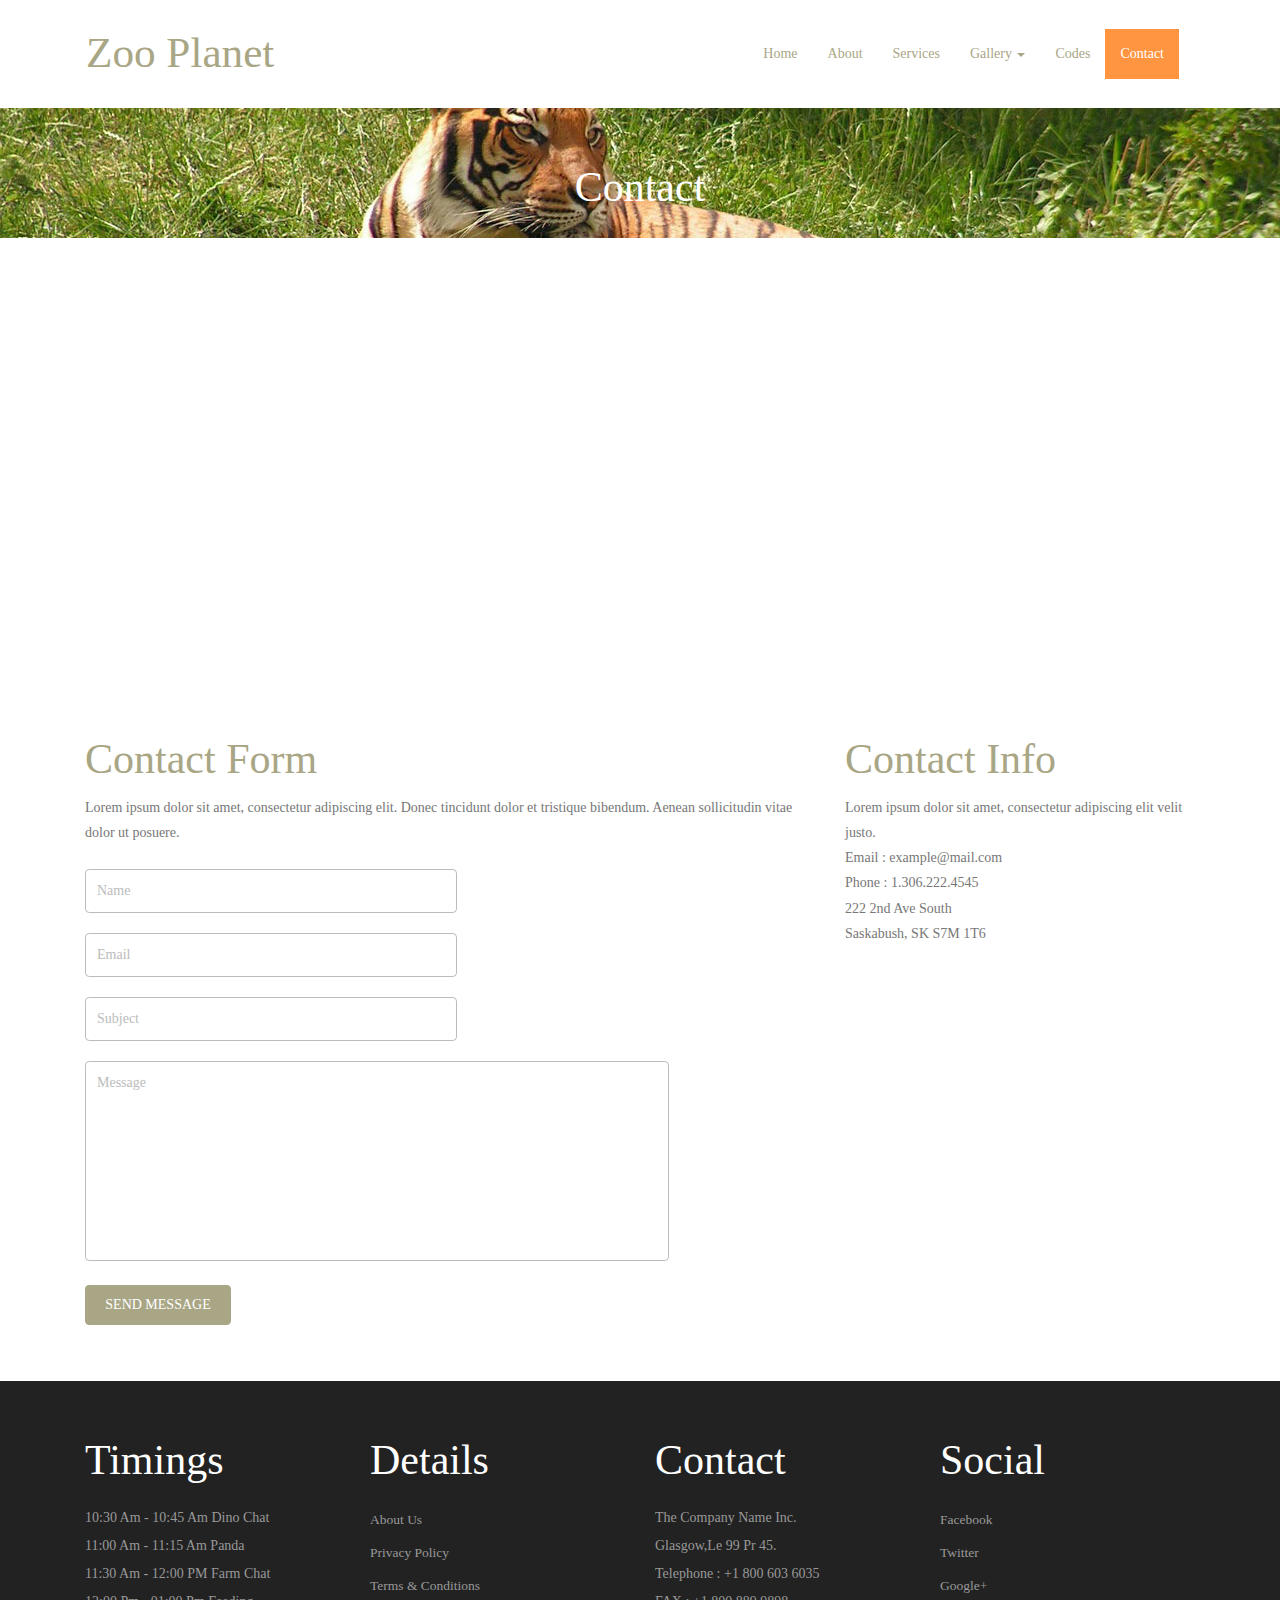
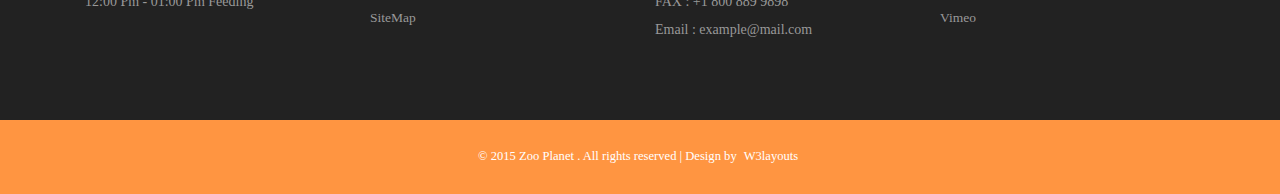
<file: contact.html>
<!--
Author: W3layouts
Author URL: http://w3layouts.com
License: Creative Commons Attribution 3.0 Unported
License URL: http://creativecommons.org/licenses/by/3.0/
-->
<!DOCTYPE HTML>
<html>
<head>
<title>Zoo Planet a Animals and Pets category Flat bootstrap Responsive  Website Template | Contact :: w3layouts</title>
<link href="css/bootstrap.css" rel="stylesheet" type="text/css" media="all">
<link href="css/style.css" rel="stylesheet" type="text/css" media="all" />
<meta name="viewport" content="width=device-width, initial-scale=1">
<meta http-equiv="Content-Type" content="text/html; charset=utf-8" />
<meta name="keywords" content="Zoo Planet Responsive web template, Bootstrap Web Templates, Flat Web Templates, Andriod Compatible web template, 
Smartphone Compatible web template, free webdesigns for Nokia, Samsung, LG, SonyErricsson, Motorola web design" />
<script type="application/x-javascript"> addEventListener("load", function() { setTimeout(hideURLbar, 0); }, false); function hideURLbar(){ window.scrollTo(0,1); } </script>
<script src="js/jquery-1.11.1.min.js"></script>
<script src="js/bootstrap.js"></script>
</head>
<body>
		<!--header-->
			<div class="header">
				<div class="container">
					<div class="header-top">
						<nav class="navbar navbar-default">
							<div class="container-fluid">
    <!-- Brand and toggle get grouped for better mobile display -->
								<div class="navbar-header">
									  <button type="button" class="navbar-toggle collapsed" data-toggle="collapse" data-target="#bs-example-navbar-collapse-1" aria-expanded="false">
											<span class="sr-only">Toggle navigation</span>
											<span class="icon-bar"></span>
											<span class="icon-bar"></span>
											<span class="icon-bar"></span>
									  </button>
									<div class="navbar-brand">
										<h1><a href="index.html">zoo planet</a></h1>
									</div>
								</div>

    <!-- Collect the nav links, forms, and other content for toggling -->
							<div class="collapse navbar-collapse" id="bs-example-navbar-collapse-1">
							  <ul class="nav navbar-nav">
									<li><a href="index.html">Home <span class="sr-only">(current)</span></a></li>
									<li><a href="about.html">About</a></li>
									<li><a href="services.html">Services</a></li>
									<li class="dropdown">
										<a href="#" class="dropdown-toggle" data-toggle="dropdown" role="button" aria-haspopup="true" aria-expanded="false">Gallery <span class="caret"></span></a>
								<ul class="dropdown-menu">
									<li><a href="gallery.html">Gallery1</a></li>
									<li><a href="gallery.html">Gallery2</a></li>
									<li><a href="gallery.html">Gallery3</a></li>
								</ul>
									</li>
									<li><a href="codes.html">Codes</a></li>
									<li class="active"><a href="contact.html">Contact</a></li>
								</ul>
							  
							</div><!-- /.navbar-collapse -->
  </div><!-- /.container-fluid -->
						</nav>

					</div>
				</div>
				</div>
					
		<div class="banner-header">
			<div class="container">
				<h2>contact</h2>
			</div>
			</div>
	<!--header-->
	 <div class="content">
 		<div class="contact">
 			<div class="container">
		 			<div class="contact-map">
						<iframe src="https://www.google.com/maps/embed?pb=!1m18!1m12!1m3!1d424396.3176723366!2d150.92243255000002!3d-33.7969235!2m3!1f0!2f0!3f0!3m2!1i1024!2i768!4f13.1!3m3!1m2!1s0x6b129838f39a743f%3A0x3017d681632a850!2sSydney+NSW%2C+Australia!5e0!3m2!1sen!2sin!4v1431587453420"></iframe>
					</div>
				<div class="contact_top">
			 		<div class="col-md-8 contact_left">
			 			<h3>Contact Form</h3>
			 			<p>Lorem ipsum dolor sit amet, consectetur adipiscing elit. Donec tincidunt dolor et tristique bibendum. Aenean sollicitudin vitae dolor ut posuere.</p>
					  <form>
						 <div class="form_details">
					          <input type="text" class="text" value="Name" onfocus="this.value = '';" onblur="if (this.value == '') {this.value = 'Name';}">
							  <input type="text" class="text" value="Email" onfocus="this.value = '';" onblur="if (this.value == '') {this.value = 'Email';}">
							  <input type="text" class="text" value="Subject" onfocus="this.value = '';" onblur="if (this.value == '') {this.value = 'Subject';}">
							  <textarea onfocus="this.value = '';" onblur="if (this.value == '') {this.value = 'Message';}">Message</textarea>
							  <div class="clearfix"> </div>
							 	 <div class="sub-button">
							  		<input type="submit" value="Send message">
								 </div>
						  </div>
						  </form>
				 </div>
			    <div class="col-md-4 company-right">
					   <div class="company_ad">
							<h3>Contact Info</h3>
							 <p>Lorem ipsum dolor sit amet, consectetur adipiscing elit velit justo.</p>
			      			<address>
	 							 <p>Email : <a href="mailto:example@mail.com">example@mail.com</a></p>
								 <p>Phone : 1.306.222.4545</p>
								 <p>222 2nd Ave South</p>
								 <p>Saskabush, SK   S7M 1T6</p>
							</address>
						</div>
				</div>	
				<div class="clearfix"> </div>
			</div>
		</div>
	</div>
	<!--specials-->
				<div class="specials-section">
					<div class="container">
						<div class="specials-grids">
							<div class="col-md-3 specials1">
								<h3>timings</h3>
									<p>10:30 Am - 10:45 Am Dino Chat</p>
									<p>11:00 Am - 11:15 Am Panda</p>
									<p>11:30 Am - 12:00 PM Farm Chat</p>
									<p>12:00 Pm - 01:00 Pm Feeding</p>
							</div>
							<div class="col-md-3 specials1">
								<h3> details</h3>
								<ul>
									<li><a href="about.html">About Us</a></li>
									<li><a href="#">Privacy Policy</a></li>
									<li><a href="#">Terms & Conditions</a></li>
									<li><a href="contact.html">SiteMap</a></li>
								</ul>
							</div>
							<div class="col-md-3 specials1">
								<h3>contact</h3>
								<address>
									<p>The Company Name Inc.</p>
									<p>Glasgow,Le 99 Pr 45.</p>
									<p>Telephone : +1 800 603 6035</p>
									<p>FAX : +1 800 889 9898</p>
									<p>Email : <a href="mailto:example@mail.com">example@mail.com</a></p>
								</address>
							</div>
							<div class="col-md-3 specials1">
								<h3>social</h3>
								<ul>
									<li><a href="#">facebook</a></li>
									<li><a href="#">twitter</a></li>
									<li><a href="#">google+</a></li>
									<li><a href="#">vimeo</a></li>
								</ul>
							</div>
							<div class="clearfix"></div>
						</div>
					</div>
				</div>
			</div>
			<!--footer-->
			<div class="footer-section">
				<div class="container">
					<div class="footer-top">
						<p>&copy; 2015 Zoo Planet . All rights reserved | Design by <a href="http://w3layouts.com">W3layouts</a></p>
					</div>
				</div>
			</div>
</body>
</html>
</file>
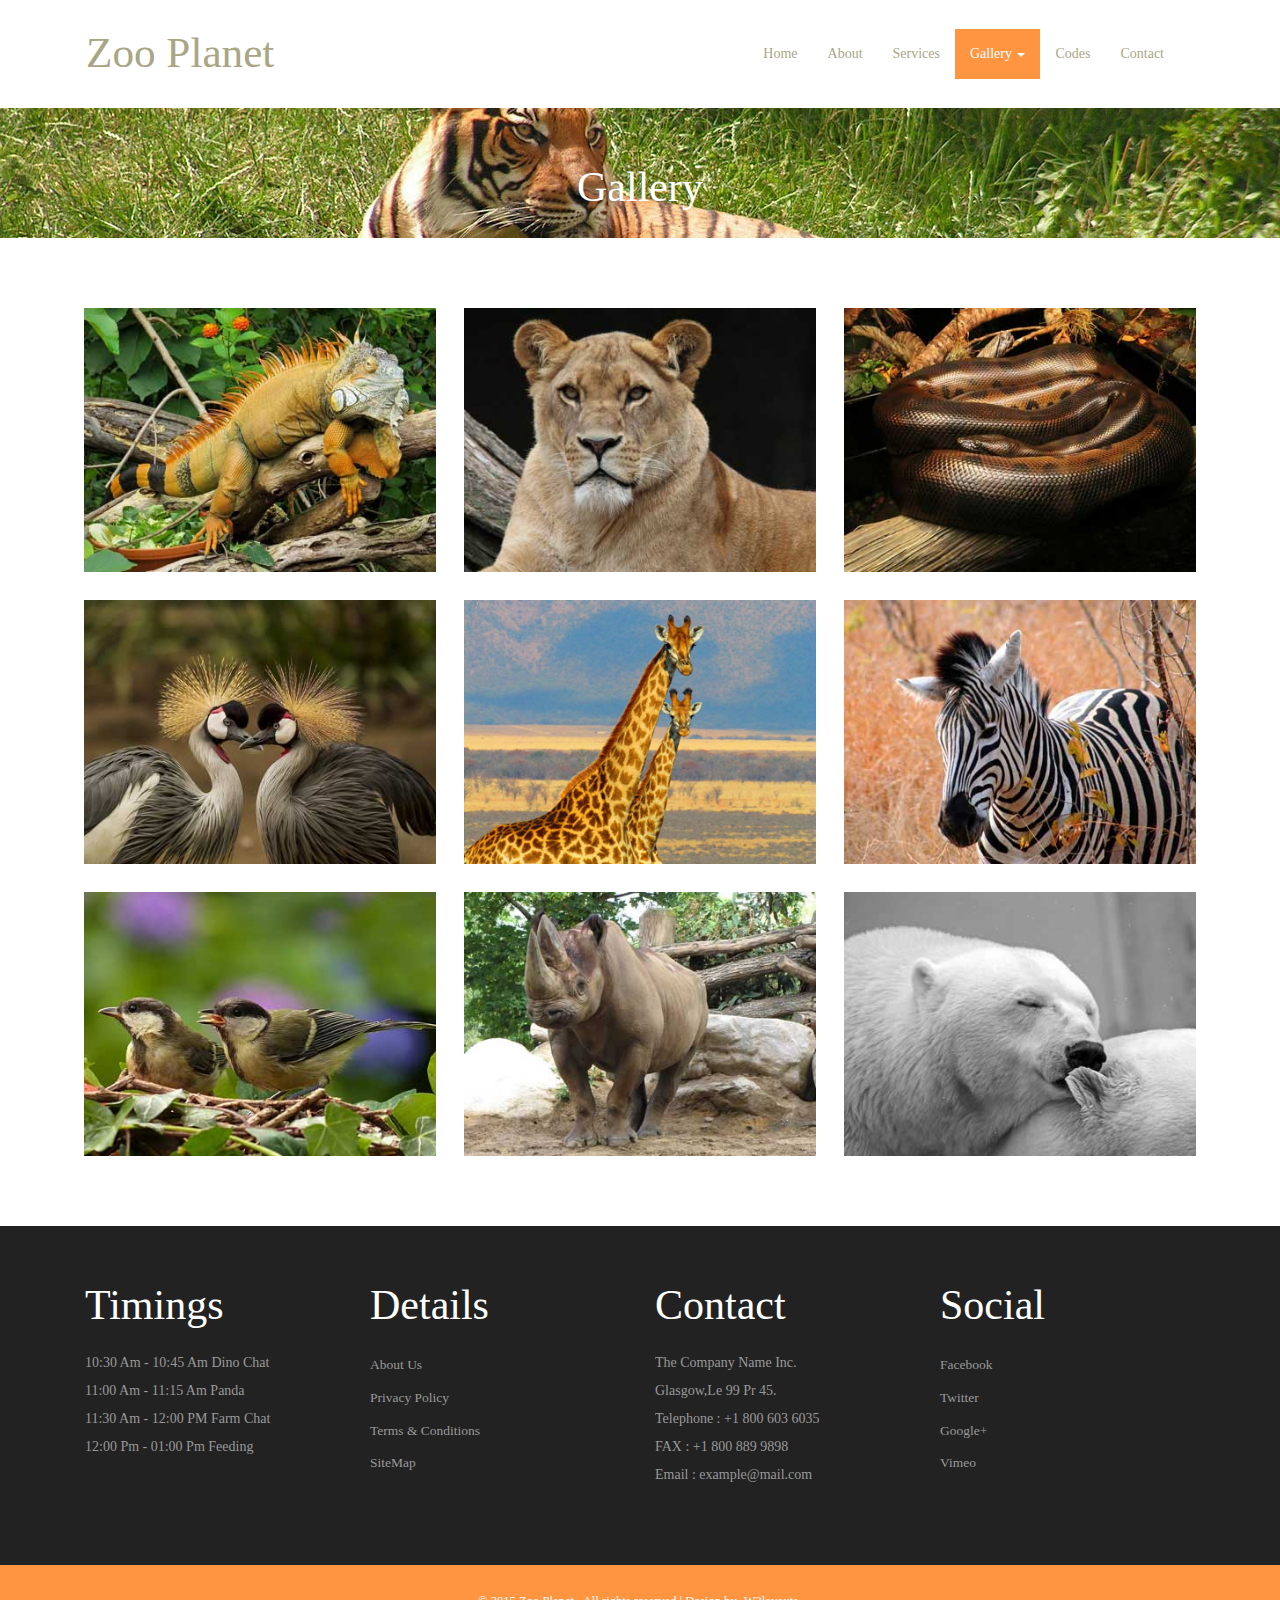
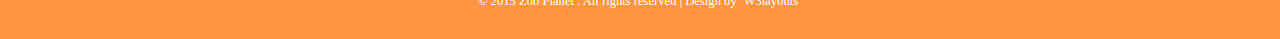
<file: gallery.html>
<!--
Author: W3layouts
Author URL: http://w3layouts.com
License: Creative Commons Attribution 3.0 Unported
License URL: http://creativecommons.org/licenses/by/3.0/
-->
<!DOCTYPE HTML>
<html>
<head>
<title>Zoo Planet a Animals and Pets category Flat bootstrap Responsive  Website Template | Gallery :: w3layouts</title>
<link href="css/bootstrap.css" rel="stylesheet" type="text/css" media="all">
<link href="css/style.css" rel="stylesheet" type="text/css" media="all" />
<meta name="viewport" content="width=device-width, initial-scale=1">
<meta http-equiv="Content-Type" content="text/html; charset=utf-8" />
<meta name="keywords" content="Zoo Planet Responsive web template, Bootstrap Web Templates, Flat Web Templates, Andriod Compatible web template, 
Smartphone Compatible web template, free webdesigns for Nokia, Samsung, LG, SonyErricsson, Motorola web design" />
<script type="application/x-javascript"> addEventListener("load", function() { setTimeout(hideURLbar, 0); }, false); function hideURLbar(){ window.scrollTo(0,1); } </script>
<script src="js/jquery-1.11.1.min.js"></script>
<script src="js/bootstrap.js"></script>
<!--lightbox-->
<link rel="stylesheet" type="text/css" href="css/jquery.lightbox.css">
<script src="js/jquery.lightbox.js"></script>
<script>
  // Initiate Lightbox
  $(function() {
    $('.gallery a').lightbox(); 
  });
</script>
<!--lightbox-->
</head>
<body>
		<!--header-->
			<div class="header">
				<div class="container">
					<div class="header-top">
						<nav class="navbar navbar-default">
							<div class="container-fluid">
    <!-- Brand and toggle get grouped for better mobile display -->
								<div class="navbar-header">
									  <button type="button" class="navbar-toggle collapsed" data-toggle="collapse" data-target="#bs-example-navbar-collapse-1" aria-expanded="false">
											<span class="sr-only">Toggle navigation</span>
											<span class="icon-bar"></span>
											<span class="icon-bar"></span>
											<span class="icon-bar"></span>
									  </button>
									<div class="navbar-brand">
										<h1><a href="index.html">zoo planet</a></h1>
									</div>
								</div>

    <!-- Collect the nav links, forms, and other content for toggling -->
							<div class="collapse navbar-collapse" id="bs-example-navbar-collapse-1">
							  <ul class="nav navbar-nav">
									<li><a href="index.html">Home <span class="sr-only">(current)</span></a></li>
									<li><a href="about.html">About</a></li>
									<li><a href="services.html">Services</a></li>
									<li class="dropdown active">
										<a href="#" class="dropdown-toggle" data-toggle="dropdown" role="button" aria-haspopup="true" aria-expanded="false">Gallery <span class="caret"></span></a>
								<ul class="dropdown-menu">
									<li><a href="gallery.html">Gallery1</a></li>
									<li><a href="gallery.html">Gallery2</a></li>
									<li><a href="gallery.html">Gallery3</a></li>
								</ul>
									</li>
									<li><a href="codes.html">Codes</a></li>
									<li><a href="contact.html">Contact</a></li>
								</ul>
							  
							</div><!-- /.navbar-collapse -->
  </div><!-- /.container-fluid -->
						</nav>

					</div>
				</div>
			</div>
		<div class="banner-header">
			<div class="container">
				<h2>gallery</h2>
			</div>
			</div>
	<div class="content">
	<!--gallery-->
			<div class="gallery-section">
					<div class="container">
					<div class="gallery-grids">
				<div class="col-md-4 gallery-grid">
					<div class="gallery">
						<a class="mask" href="images/g1.jpg"><img src="images/g1.jpg" class="img-responsive zoom-img" alt="/" title="image-name"></a>
					</div>	
				</div>
				<div class="col-md-4 gallery-grid">
					<div class="gallery">
						<a class="mask" href="images/g2.jpg"><img src="images/g2.jpg" class="img-responsive zoom-img" alt="/" title="image-name"></a>
					</div>	
				</div>
				<div class="col-md-4 gallery-grid">
					<div class="gallery">
						<a class="mask" href="images/g3.jpg"><img src="images/g3.jpg" class="img-responsive zoom-img" alt="/" title="image-name"></a>
					</div>	
				</div>
				<div class="clearfix"> </div>
			</div>
			<div class="gallery-grids">
				<div class="col-md-4 gallery-grid">
					<div class="gallery">
						<a class="mask" href="images/g4.jpg"><img src="images/g4.jpg" class="img-responsive zoom-img" alt="/" title="image-name"></a>
					</div>	
				</div>
				<div class="col-md-4 gallery-grid">
					<div class="gallery">
						<a class="mask" href="images/g5.jpg"><img src="images/g5.jpg" class="img-responsive zoom-img" alt="/" title="image-name"></a>
					</div>	
				</div>
				<div class="col-md-4 gallery-grid">
					<div class="gallery">
						<a class="mask" href="images/g6.jpg"><img src="images/g6.jpg" class="img-responsive zoom-img" alt="/" title="image-name"></a>
					</div>	
				</div>
				<div class="clearfix"> </div>
			</div>
			<div class="gallery-grids">
				<div class="col-md-4 gallery-grid">
					<div class="gallery">
							<a class="mask" href="images/g7.jpg"><img src="images/g7.jpg" class="img-responsive zoom-img" alt="/" title="image-name"></a>
						</div>	
				</div>
				<div class="col-md-4 gallery-grid">
					<div class="gallery">
							<a class="mask" href="images/g8.jpg"><img src="images/g8.jpg" class="img-responsive zoom-img" alt="/" title="image-name"></a>
						</div>	
				</div>
				<div class="col-md-4 gallery-grid">
					<div class="gallery">
							<a class="mask" href="images/g9.jpg"><img src="images/g9.jpg" class="img-responsive zoom-img" alt="/" title="image-name"></a>
						</div>	
				</div>
				<div class="clearfix"> </div>
			</div>
		</div>
	</div>
<!--gallery-->
<!--specials-->
				<div class="specials-section">
					<div class="container">
						<div class="specials-grids">
							<div class="col-md-3 specials1">
								<h3>timings</h3>
									<p>10:30 Am - 10:45 Am Dino Chat</p>
									<p>11:00 Am - 11:15 Am Panda</p>
									<p>11:30 Am - 12:00 PM Farm Chat</p>
									<p>12:00 Pm - 01:00 Pm Feeding</p>
							</div>
							<div class="col-md-3 specials1">
								<h3> details</h3>
								<ul>
									<li><a href="about.html">About Us</a></li>
									<li><a href="#">Privacy Policy</a></li>
									<li><a href="#">Terms & Conditions</a></li>
									<li><a href="contact.html">SiteMap</a></li>
								</ul>
							</div>
							<div class="col-md-3 specials1">
								<h3>contact</h3>
								<address>
									<p>The Company Name Inc.</p>
									<p>Glasgow,Le 99 Pr 45.</p>
									<p>Telephone : +1 800 603 6035</p>
									<p>FAX : +1 800 889 9898</p>
									<p>Email : <a href="mailto:example@mail.com">example@mail.com</a></p>
								</address>
							</div>
							<div class="col-md-3 specials1">
								<h3>social</h3>
								<ul>
									<li><a href="#">facebook</a></li>
									<li><a href="#">twitter</a></li>
									<li><a href="#">google+</a></li>
									<li><a href="#">vimeo</a></li>
								</ul>
							</div>
							<div class="clearfix"></div>
						</div>
					</div>
				</div>
			</div>
			<!--footer-->
			<div class="footer-section">
				<div class="container">
					<div class="footer-top">
						<p>&copy; 2015 Zoo Planet . All rights reserved | Design by <a href="http://w3layouts.com">W3layouts</a></p>
					</div>
				</div>
			</div>
</body>
</html>
</file>
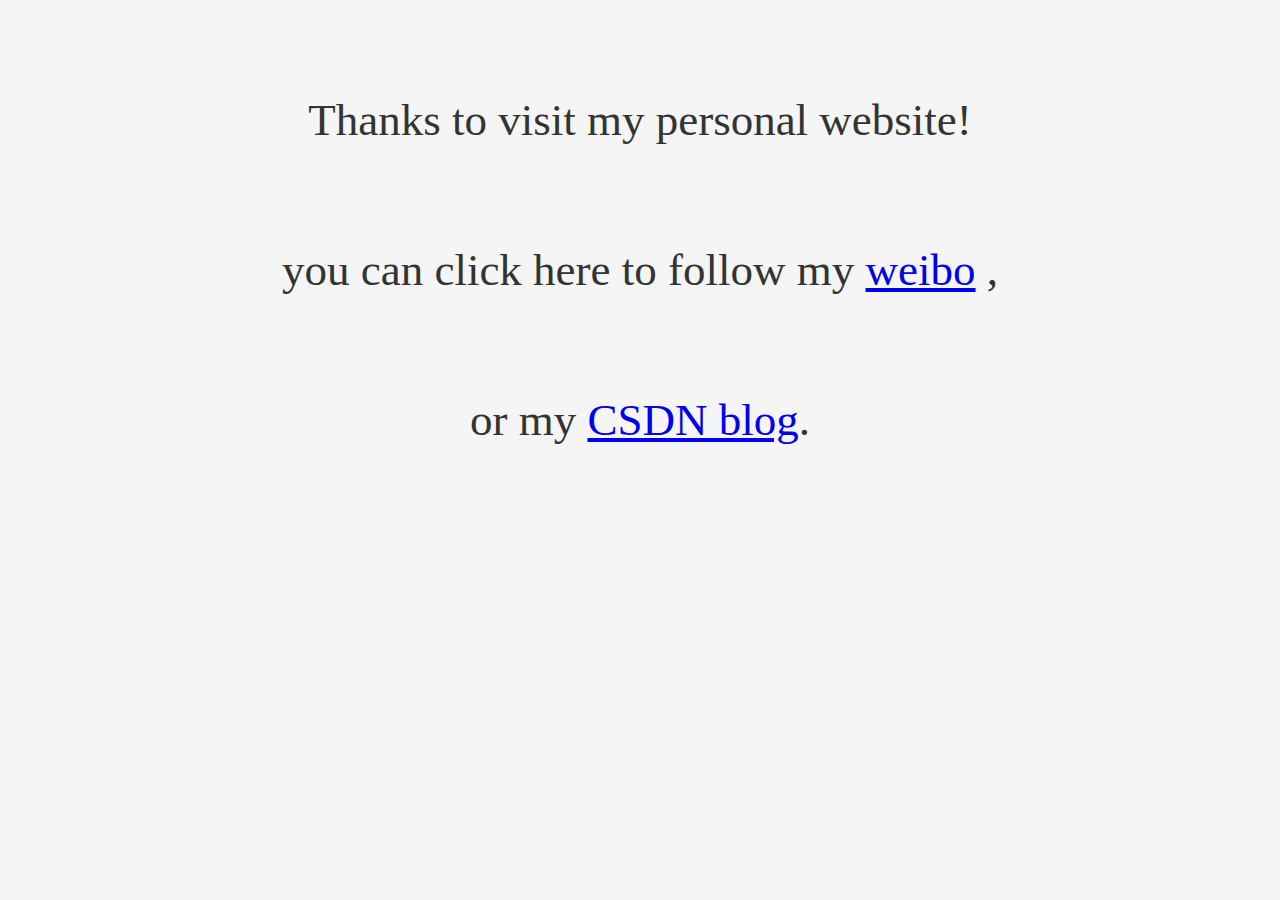
<file: index1.html>
<!DOCTYPE html PUBLIC "-//W3C//DTD XHTML 1.0 Transitional//EN" "http://www.w3.org/TR/xhtml1/DTD/xhtml1-transitional.dtd">
<html xmlns="http://www.w3.org/1999/xhtml">
 <head>
  <title>BINGGO~~</title>
  <meta name="generator" content="editplus" />
  <meta name="author" content="" />
  <meta name="keywords" content="" />
  <meta name="description" content="" />
 </head>
 <style type="text/css">
 h1 {
 font-family: verdana;
  margin: 90px auto 0 auto;
  font-size: 45px;
  font-weight: 200;
  line-height: 60px;
  text-align: center;
  max-width: 910px;
  color: #333;
}

 </style>
 <body  bgcolor="#f5f5f5">
 <h1>
  Thanks to visit my personal website!
  </h1>
  <h1>
  you can click here to follow my
  <a href="http://weibo.com/u/3905857054">weibo</a>
  ,</h1> 
  <h1>
  or my
  <a href="http://blog.csdn.net/u014293306">CSDN blog</a>.
  </h1>
 </body>
</html>
</file>
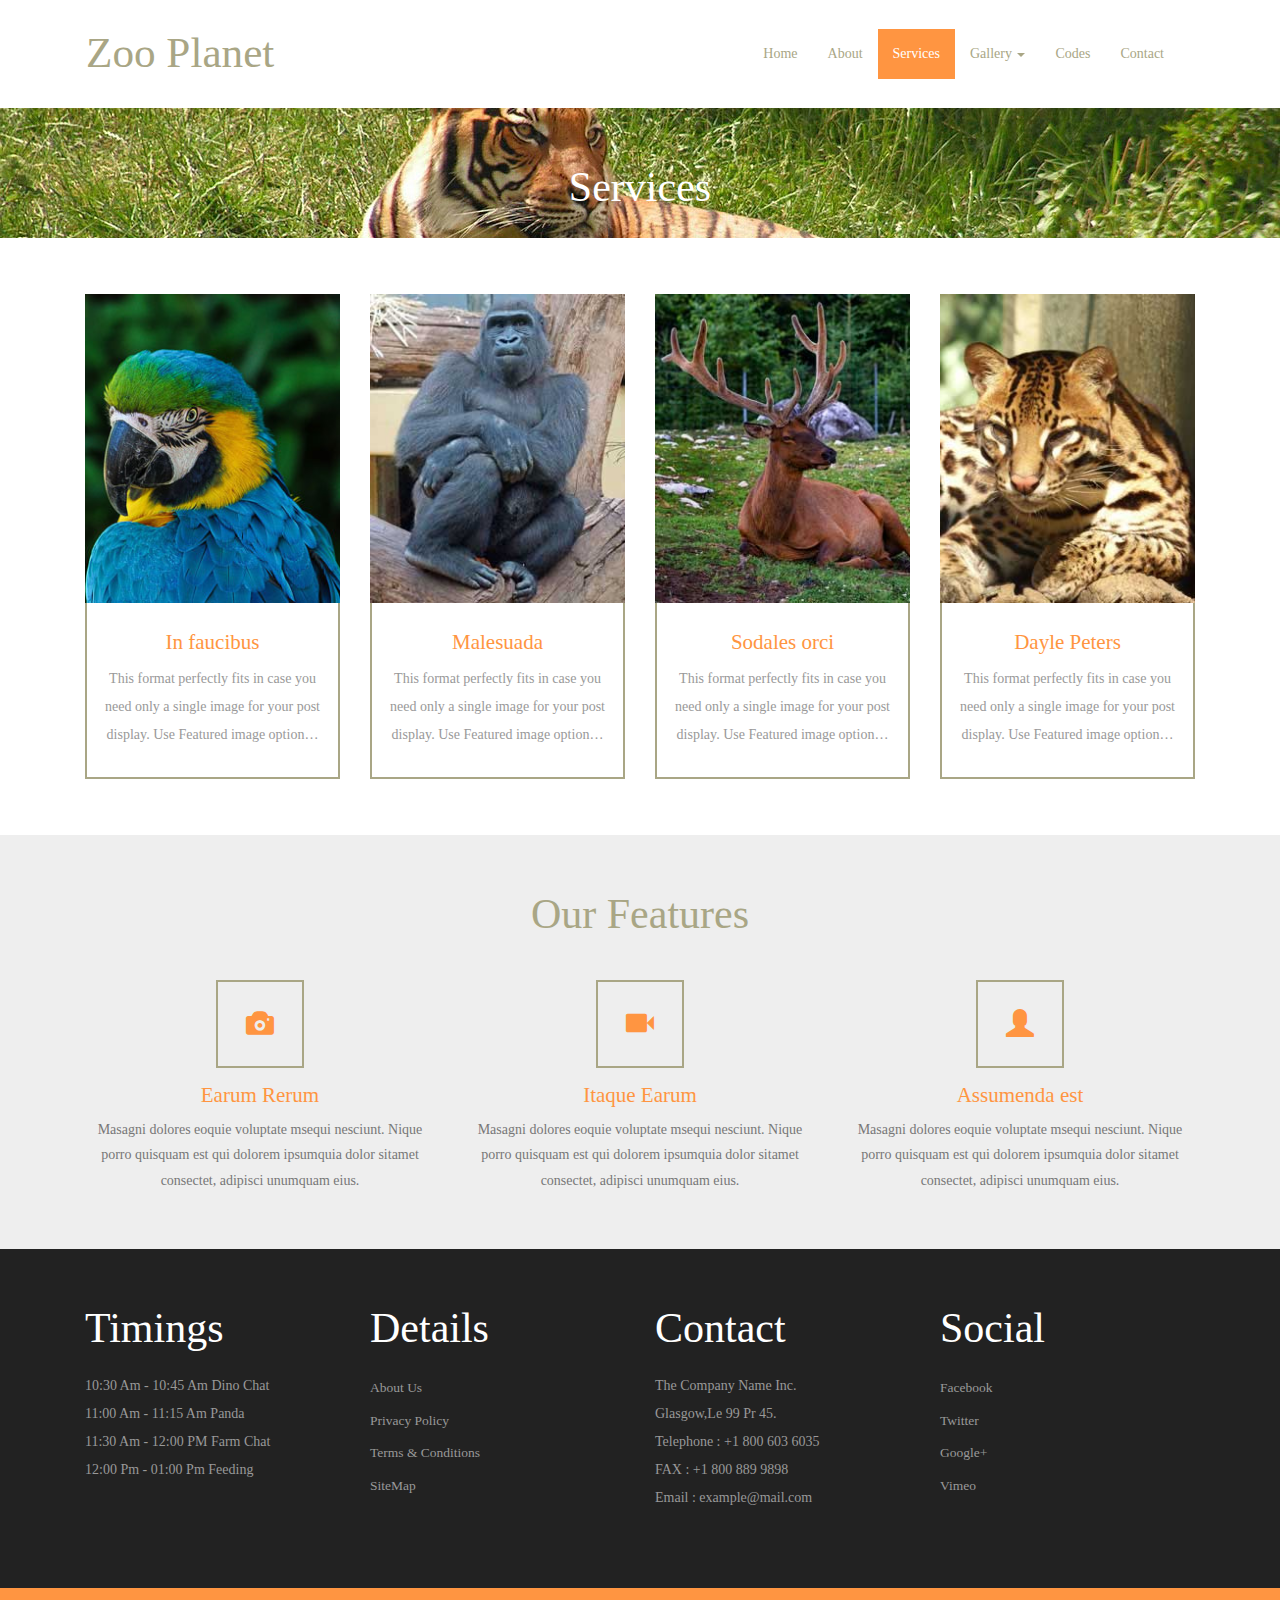
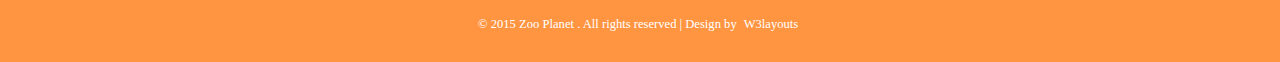
<file: services.html>
<!--
Author: W3layouts
Author URL: http://w3layouts.com
License: Creative Commons Attribution 3.0 Unported
License URL: http://creativecommons.org/licenses/by/3.0/
-->
<!DOCTYPE HTML>
<html>
<head>
<title>Zoo Planet a Animals and Pets category Flat bootstrap Responsive  Website Template | Services :: w3layouts</title>
<link href="css/bootstrap.css" rel="stylesheet" type="text/css" media="all">
<link href="css/style.css" rel="stylesheet" type="text/css" media="all" />
<meta name="viewport" content="width=device-width, initial-scale=1">
<meta http-equiv="Content-Type" content="text/html; charset=utf-8" />
<meta name="keywords" content="Zoo Planet Responsive web template, Bootstrap Web Templates, Flat Web Templates, Andriod Compatible web template, 
Smartphone Compatible web template, free webdesigns for Nokia, Samsung, LG, SonyErricsson, Motorola web design" />
<script type="application/x-javascript"> addEventListener("load", function() { setTimeout(hideURLbar, 0); }, false); function hideURLbar(){ window.scrollTo(0,1); } </script>
<script src="js/jquery-1.11.1.min.js"></script>
<script src="js/bootstrap.js"></script>
</head>
<body>
		<!--header-->
			<div class="header">
				<div class="container">
					<div class="header-top">
						<nav class="navbar navbar-default">
							<div class="container-fluid">
    <!-- Brand and toggle get grouped for better mobile display -->
								<div class="navbar-header">
									  <button type="button" class="navbar-toggle collapsed" data-toggle="collapse" data-target="#bs-example-navbar-collapse-1" aria-expanded="false">
											<span class="sr-only">Toggle navigation</span>
											<span class="icon-bar"></span>
											<span class="icon-bar"></span>
											<span class="icon-bar"></span>
									  </button>
									<div class="navbar-brand">
										<h1><a href="index.html">zoo planet</a></h1>
									</div>
								</div>

    <!-- Collect the nav links, forms, and other content for toggling -->
							<div class="collapse navbar-collapse" id="bs-example-navbar-collapse-1">
							  <ul class="nav navbar-nav">
									<li><a href="index.html">Home <span class="sr-only">(current)</span></a></li>
									<li><a href="about.html">About</a></li>
									<li class="active"><a href="services.html">Services</a></li>
									<li class="dropdown">
										<a href="#" class="dropdown-toggle" data-toggle="dropdown" role="button" aria-haspopup="true" aria-expanded="false">Gallery <span class="caret"></span></a>
								<ul class="dropdown-menu">
									<li><a href="gallery.html">Gallery1</a></li>
									<li><a href="gallery.html">Gallery2</a></li>
									<li><a href="gallery.html">Gallery3</a></li>
								</ul>
									</li>
									<li><a href="codes.html">Codes</a></li>
									<li><a href="contact.html">Contact</a></li>
								</ul>
							  
							</div><!-- /.navbar-collapse -->
  </div><!-- /.container-fluid -->
						</nav>

					</div>
				</div>
				</div>	
		<div class="banner-header">
			<div class="container">
				<h2>Services</h2>
			</div>
			</div>
	<div class="content">
	<!--services-->
		<div class="services-section">
			<div class="container">
				<div class="services-grids">
					<div class="col-md-3 services-grid">
						<img src="images/s1.jpg" class="img-responsive" alt="" />
						<div class="services-info">
						<h4>In faucibus</h4>
						<p>This format perfectly fits in case you need only a single image for your post display. Use Featured image option…</p>
						</div>
						</div>
						<div class="col-md-3 services-grid">
							<img src="images/s2.jpg" class="img-responsive" alt="" />
							<div class="services-info">
								<h4>Malesuada</h4>
								<p>This format perfectly fits in case you need only a single image for your post display. Use Featured image option…</p>
							</div>
						</div>
						<div class="col-md-3 services-grid">
							<img src="images/s3.jpg" class="img-responsive" alt="" />
							<div class="services-info">
								<h4>Sodales orci</h4>
								<p>This format perfectly fits in case you need only a single image for your post display. Use Featured image option…</p>
							</div>
						</div>
						<div class="col-md-3 services-grid">
							<img src="images/s4.jpg" class="img-responsive" alt="" />
							<div class="services-info">
								<h4>Dayle Peters</h4>
								<p>This format perfectly fits in case you need only a single image for your post display. Use Featured image option…</p>
							</div>
						</div>
					<div class="clearfix"></div>
					</div>
				</div>
			</div>
		<!--services-->
	<!--feature-->
				<div class="feature">
					<div class="container">
						<h3>Our Features</h3>
						<div class="feature-grids">
								<div class="col-md-4 feature-grid">
										<span class="glyphicon glyphicon-camera" aria-hidden="true"></span>
										<h4>Earum Rerum</h4>
										<p>Masagni dolores eoquie voluptate msequi nesciunt. Nique porro quisquam est qui dolorem ipsumquia dolor sitamet consectet, adipisci unumquam eius.</p>
									</div>
									<div class="col-md-4 feature-grid">
										<span class="glyphicon glyphicon-facetime-video" aria-hidden="true"></span>
										<h4>Itaque Earum</h4>
										<p>Masagni dolores eoquie voluptate msequi nesciunt. Nique porro quisquam est qui dolorem ipsumquia dolor sitamet consectet, adipisci unumquam eius.</p>
									</div>
									<div class="col-md-4 feature-grid">
										<span class="glyphicon glyphicon-user" aria-hidden="true"></span>
										<h4>Assumenda est</h4>
										<p>Masagni dolores eoquie voluptate msequi nesciunt. Nique porro quisquam est qui dolorem ipsumquia dolor sitamet consectet, adipisci unumquam eius.</p>
									</div>
									<div class="clearfix"></div>
								</div>
					</div>
				</div>
				<!--feature-->
<!--specials-->
				<div class="specials-section">
					<div class="container">
						<div class="specials-grids">
							<div class="col-md-3 specials1">
								<h3>timings</h3>
									<p>10:30 Am - 10:45 Am Dino Chat</p>
									<p>11:00 Am - 11:15 Am Panda</p>
									<p>11:30 Am - 12:00 PM Farm Chat</p>
									<p>12:00 Pm - 01:00 Pm Feeding</p>
							</div>
							<div class="col-md-3 specials1">
								<h3> details</h3>
								<ul>
									<li><a href="about.html">About Us</a></li>
									<li><a href="#">Privacy Policy</a></li>
									<li><a href="#">Terms & Conditions</a></li>
									<li><a href="contact.html">SiteMap</a></li>
								</ul>
							</div>
							<div class="col-md-3 specials1">
								<h3>contact</h3>
								<address>
									<p>The Company Name Inc.</p>
									<p>Glasgow,Le 99 Pr 45.</p>
									<p>Telephone : +1 800 603 6035</p>
									<p>FAX : +1 800 889 9898</p>
									<p>Email : <a href="mailto:example@mail.com">example@mail.com</a></p>
								</address>
							</div>
							<div class="col-md-3 specials1">
								<h3>social</h3>
								<ul>
									<li><a href="#">facebook</a></li>
									<li><a href="#">twitter</a></li>
									<li><a href="#">google+</a></li>
									<li><a href="#">vimeo</a></li>
								</ul>
							</div>
							<div class="clearfix"></div>
						</div>
					</div>
				</div>
			</div>
			<!--footer-->
			<div class="footer-section">
				<div class="container">
					<div class="footer-top">
						<p>&copy; 2015 Zoo Planet . All rights reserved | Design by <a href="http://w3layouts.com">W3layouts</a></p>
					</div>
				</div>
			</div>
</body>
</html>
</file>
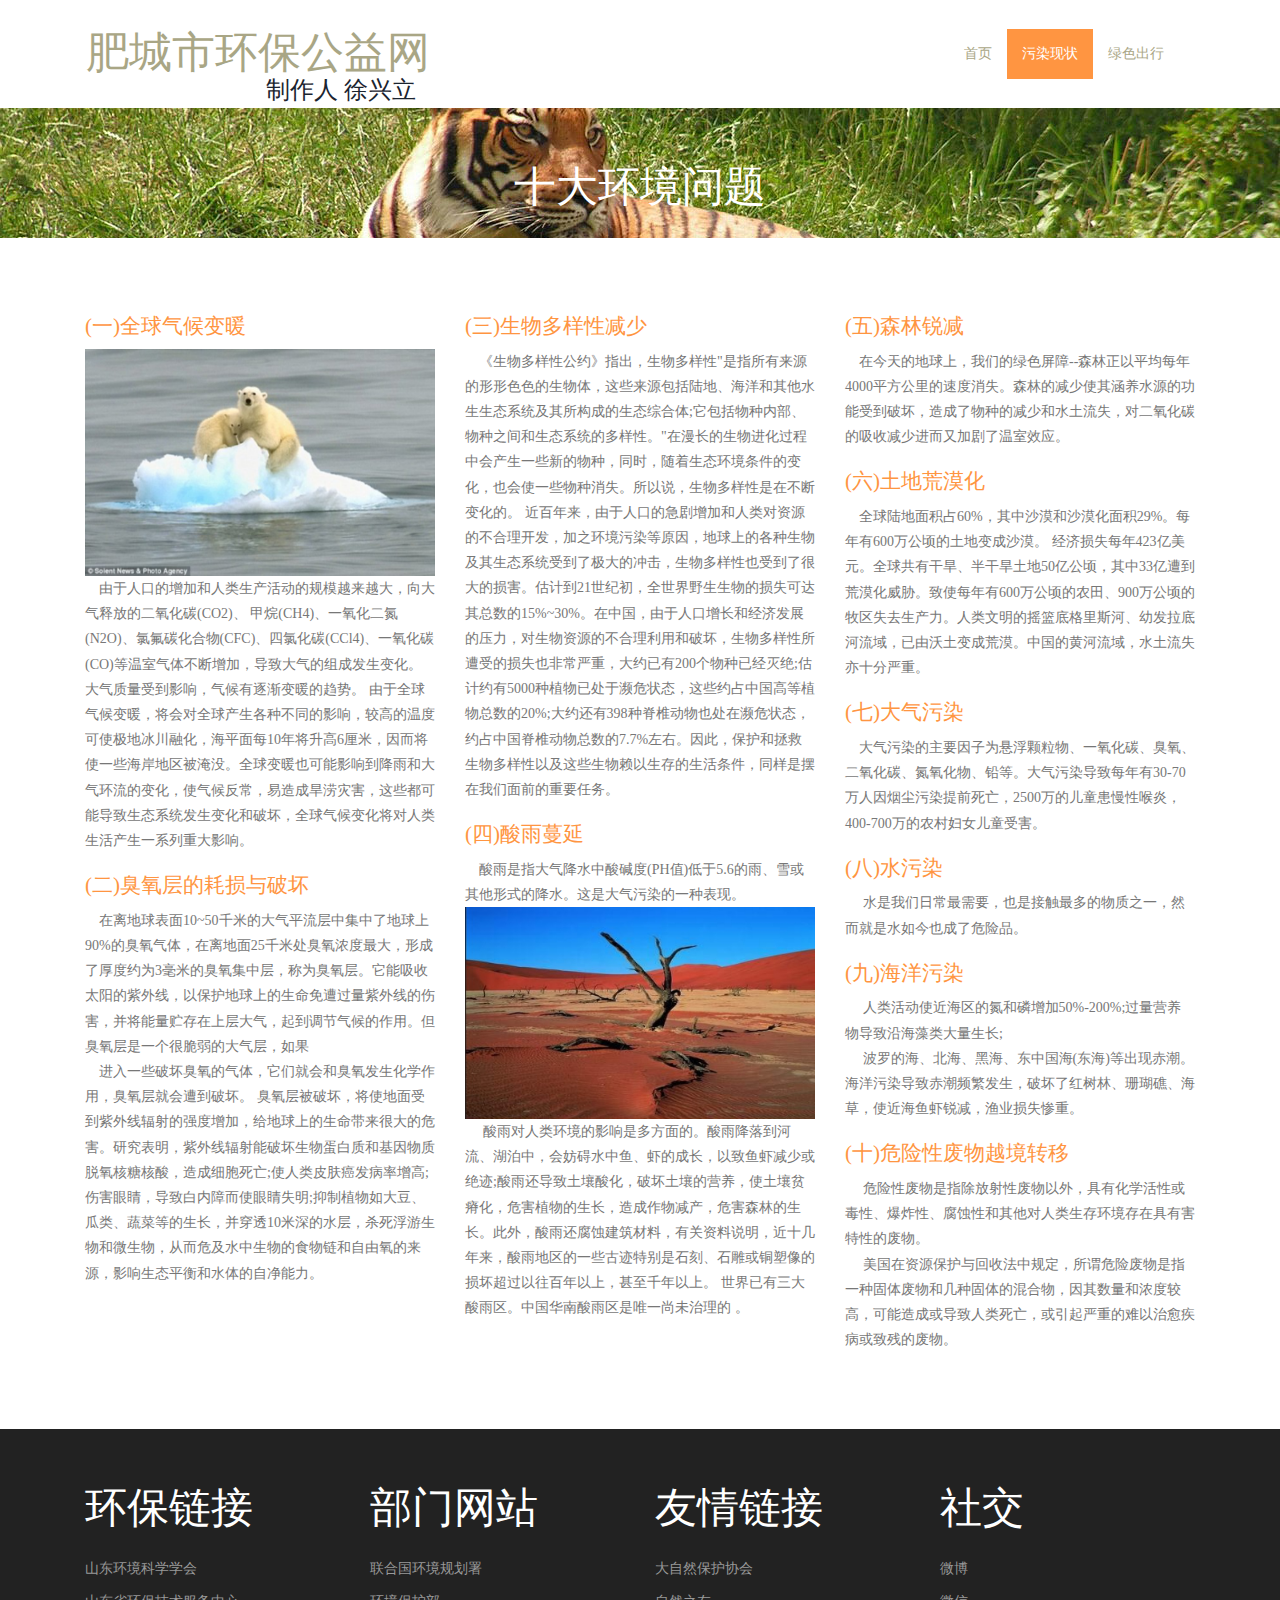
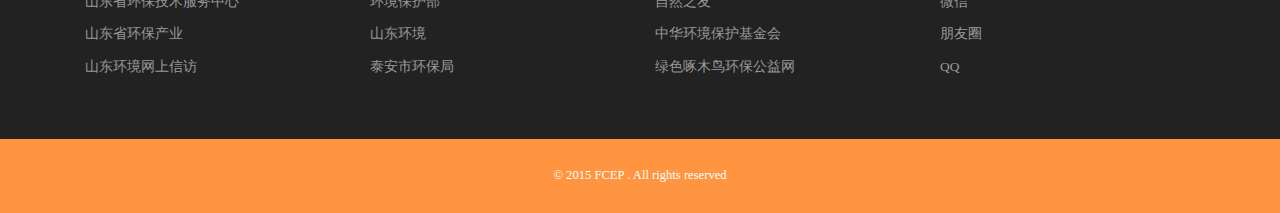
<file: wuran.html>
<!DOCTYPE HTML>
<html>
<head>
<title>污染现状</title>
<link href="css/bootstrap.css" rel="stylesheet" type="text/css" media="all">
<link href="css/style.css" rel="stylesheet" type="text/css" media="all" />
<meta name="viewport" content="width=device-width, initial-scale=1">
<meta http-equiv="Content-Type" content="text/html; charset=utf-8" />
<script type="application/x-javascript"> addEventListener("load", function() { setTimeout(hideURLbar, 0); }, false); function hideURLbar(){ window.scrollTo(0,1); } </script>
<script src="js/jquery-1.11.1.min.js"></script>
<script src="js/bootstrap.js"></script>
</head>
<body>
		<!--header-->
			<div class="header">
				<div class="container">
					<div class="header-top">
						<nav class="navbar navbar-default">
							<div class="container-fluid">
    <!-- Brand and toggle get grouped for better mobile display -->
								<div class="navbar-header">
									  <button type="button" class="navbar-toggle collapsed" data-toggle="collapse" data-target="#bs-example-navbar-collapse-1" aria-expanded="false">
											<span class="sr-only">Toggle navigation</span>
											<span class="icon-bar"></span>
											<span class="icon-bar"></span>
											<span class="icon-bar"></span>
									  </button>
									<div class="navbar-brand">
										<h1><a href="index.html">肥城市环保公益网</a></h1>
										<h3><a style="padding-left:180px">制作人 徐兴立</a></h1>
									</div>
								</div>

    <!-- Collect the nav links, forms, and other content for toggling -->
							<div class="collapse navbar-collapse" id="bs-example-navbar-collapse-1">
							  <ul class="nav navbar-nav">
									<li><a href="index.html">首页 <span class="sr-only">(current)</span></a></li>
									<li  class="active"><a href="wuran.html">污染现状</a></li>
									<li><a href="about.html">绿色出行</a></li>
								</ul>
							  
							</div><!-- /.navbar-collapse -->
  </div><!-- /.container-fluid -->
						</nav>

					</div>
				</div>
			</div>
		<div class="banner-header">
			<div class="container">
				<h2>十大环境问题</h2>
			</div>
			</div>
	<!--about-->
	<div class="content">
			<div class="about-section">
				<div class="container">
						<div class="about-grids">
							<div class="col-md-4 about-grid">
								<div class="about1">
									<h4>(一)全球气候变暖</h4>
									<img src="images/p5.png" class="img-responsive" alt="/">
									<p>&nbsp&nbsp&nbsp&nbsp由于人口的增加和人类生产活动的规模越来越大，向大气释放的二氧化碳(CO2)、
甲烷(CH4)、一氧化二氮(N2O)、氯氟碳化合物(CFC)、四氯化碳(CCl4)、一氧化碳(CO)等温室气体不断增加，导致大气的组成发生变化。大气质量受到影响，气候有逐渐变暖的趋势。 由于全球气候变暖，将会对全球产生各种不同的影响，较高的温度可使极地冰川融化，海平面每10年将升高6厘米，因而将使一些海岸地区被淹没。全球变暖也可能影响到降雨和大气环流的变化，使气候反常，易造成旱涝灾害，这些都可能导致生态系统发生变化和破坏，全球气候变化将对人类生活产生一系列重大影响。</p>
								</div>
								<div class="about2">
								<h4>(二)臭氧层的耗损与破坏</h4>
								<p>&nbsp&nbsp&nbsp&nbsp在离地球表面10~50千米的大气平流层中集中了地球上90%的臭氧气体，在离地面25千米处臭氧浓度最大，形成了厚度约为3毫米的臭氧集中层，称为臭氧层。它能吸收太阳的紫外线，以保护地球上的生命免遭过量紫外线的伤害，并将能量贮存在上层大气，起到调节气候的作用。但臭氧层是一个很脆弱的大气层，如果</p>
								<p>&nbsp&nbsp&nbsp&nbsp进入一些破坏臭氧的气体，它们就会和臭氧发生化学作用，臭氧层就会遭到破坏。
臭氧层被破坏，将使地面受到紫外线辐射的强度增加，给地球上的生命带来很大的危害。研究表明，紫外线辐射能破坏生物蛋白质和基因物质脱氧核糖核酸，造成细胞死亡;使人类皮肤癌发病率增高;伤害眼睛，导致白内障而使眼睛失明;抑制植物如大豆、瓜类、蔬菜等的生长，并穿透10米深的水层，杀死浮游生物和微生物，从而危及水中生物的食物链和自由氧的来源，影响生态平衡和水体的自净能力。</p>
								</div>
								</div>
							<div class="col-md-4 about-grid">
								<div class="about1">
									<h4>(三)生物多样性减少</h4>
									<p>&nbsp&nbsp&nbsp&nbsp《生物多样性公约》指出，生物多样性"是指所有来源的形形色色的生物体，这些来源包括陆地、海洋和其他水生生态系统及其所构成的生态综合体;它包括物种内部、物种之间和生态系统的多样性。"在漫长的生物进化过程中会产生一些新的物种，同时，随着生态环境条件的变化，也会使一些物种消失。所以说，生物多样性是在不断变化的。 近百年来，由于人口的急剧增加和人类对资源的不合理开发，加之环境污染等原因，地球上的各种生物及其生态系统受到了极大的冲击，生物多样性也受到了很大的损害。估计到21世纪初，全世界野生生物的损失可达其总数的15%~30%。在中国，由于人口增长和经济发展的压力，对生物资源的不合理利用和破坏，生物多样性所遭受的损失也非常严重，大约已有200个物种已经灭绝;估计约有5000种植物已处于濒危状态，这些约占中国高等植物总数的20%;大约还有398种脊椎动物也处在濒危状态，约占中国脊椎动物总数的7.7%左右。因此，保护和拯救生物多样性以及这些生物赖以生存的生活条件，同样是摆在我们面前的重要任务。</p>
								</div>
								
								<div class="about1">
									<h4>(四)酸雨蔓延</h4>
									<p>&nbsp&nbsp&nbsp&nbsp酸雨是指大气降水中酸碱度(PH值)低于5.6的雨、雪或其他形式的降水。这是大气污染的一种表现。
									<img src="images/p6.jpg" class="img-responsive" alt="/">
									</p>
									<p>&nbsp&nbsp&nbsp&nbsp
酸雨对人类环境的影响是多方面的。酸雨降落到河流、湖泊中，会妨碍水中鱼、虾的成长，以致鱼虾减少或绝迹;酸雨还导致土壤酸化，破坏土壤的营养，使土壤贫瘠化，危害植物的生长，造成作物减产，危害森林的生长。此外，酸雨还腐蚀建筑材料，有关资料说明，近十几年来，酸雨地区的一些古迹特别是石刻、石雕或铜塑像的损坏超过以往百年以上，甚至千年以上。 世界已有三大酸雨区。中国华南酸雨区是唯一尚未治理的
。</p>
								</div>
							</div>
							<div class="col-md-4 about-grid">
								<div class="about1">
									<h4>(五)森林锐减</h4>
									<p>&nbsp&nbsp&nbsp&nbsp在今天的地球上，我们的绿色屏障--森林正以平均每年4000平方公里的速度消失。森林的减少使其涵养水源的功能受到破坏，造成了物种的减少和水土流失，对二氧化碳的吸收减少进而又加剧了温室效应。
									</p>
								</div>
								<div class="about1">
									<h4>(六)土地荒漠化</h4>
									<p>&nbsp&nbsp&nbsp&nbsp全球陆地面积占60%，其中沙漠和沙漠化面积29%。每年有600万公顷的土地变成沙漠。

经济损失每年423亿美元。全球共有干旱、半干旱土地50亿公顷，其中33亿遭到荒漠化威胁。致使每年有600万公顷的农田、900万公顷的牧区失去生产力。人类文明的摇篮底格里斯河、幼发拉底河流域，已由沃土变成荒漠。中国的黄河流域，水土流失亦十分严重。

									</p>
								</div>
								<div class="about1">
									<h4>(七)大气污染</h4>
									<p>&nbsp&nbsp&nbsp&nbsp大气污染的主要因子为悬浮颗粒物、一氧化碳、臭氧、二氧化碳、氮氧化物、铅等。大气污染导致每年有30-70万人因烟尘污染提前死亡，2500万的儿童患慢性喉炎，400-700万的农村妇女儿童受害。
									</p>
								</div>
								<div class="about1">
									<h4>(八)水污染</h4>
									<p>&nbsp&nbsp&nbsp&nbsp
									水是我们日常最需要，也是接触最多的物质之一，然而就是水如今也成了危险品。
									</p>
								</div>
								<div class="about1">
									<h4>(九)海洋污染</h4>
									<p>&nbsp&nbsp&nbsp&nbsp
									人类活动使近海区的氮和磷增加50%-200%;过量营养物导致沿海藻类大量生长; 
									</p>
									<p>&nbsp&nbsp&nbsp&nbsp
									波罗的海、北海、黑海、东中国海(东海)等出现赤潮。海洋污染导致赤潮频繁发生，破坏了红树林、珊瑚礁、海草，使近海鱼虾锐减，渔业损失惨重。
									</p>
								</div>
								<div class="about1">
									<h4>(十)危险性废物越境转移</h4>
									<p>&nbsp&nbsp&nbsp&nbsp
									危险性废物是指除放射性废物以外，具有化学活性或毒性、爆炸性、腐蚀性和其他对人类生存环境存在具有害特性的废物。
									</p>
									<p>&nbsp&nbsp&nbsp&nbsp
									美国在资源保护与回收法中规定，所谓危险废物是指一种固体废物和几种固体的混合物，因其数量和浓度较高，可能造成或导致人类死亡，或引起严重的难以治愈疾病或致残的废物。
									</p>
								</div>
							</div>
						<div class="clearfix"></div>
					</div>
				</div>
			</div>
			<!--specials-->
				<div class="specials-section">
					<div class="container">
						<div class="specials-grids">
							<div class="col-md-3 specials1">
								<h3>环保链接</h3>
								<ul>
									<li><a href="http://visycn.s511.000pc.net/">山东环境科学学会</a></li>
									<li><a href="http://www.sdhbjs.cn/">山东省环保技术服务中心</a></li>
									<li><a href="http://www.sd-epi.com/">山东省环保产业</a></li>
									<li><a href="http://hjbhxf.sdein.gov.cn/">山东环境网上信访</a></li>
								</ul>
							</div>
							<div class="col-md-3 specials1">
								<h3>部门网站</h3>
								<ul>
									<li><a href="http://www.unep.org/">联合国环境规划署</a></li>
									<li><a href="http://www.zhb.gov.cn/">环境保护部</a></li>
									<li><a href="http://www.sdein.gov.cn/">山东环境</a></li>
									<li><a href="http://www.tahb.gov.cn/">泰安市环保局</a></li>
								</ul>
							</div>
							<div class="col-md-3 specials1">
								<h3>友情链接</h3>
								<ul>
									<li><a href="http://www.tnc.org.cn/#Home">大自然保护协会</a></li>
									<li><a href="http://www.fon.org.cn/">自然之友</a></li>
									<li><a href="http://www.cepf.org.cn/">中华环境保护基金会</a></li>
									<li><a href="http://www.lszmn.org/portal.php">绿色啄木鸟环保公益网</a></li>
								</ul>
							</div>
							<div class="col-md-3 specials1">
								<h3>社交</h3>
								<ul>
									<li><a href="#">微博</a></li>
									<li><a href="#">微信</a></li>
									<li><a href="#">朋友圈</a></li>
									<li><a href="#">QQ</a></li>
								</ul>
							</div>
							<div class="clearfix"></div>
						</div>
					</div>
				</div>
			</div>
			<!--footer-->
			<div class="footer-section">
				<div class="container">
					<div class="footer-top">
						<p>&copy; 2015 FCEP . All rights reserved</p>
					</div>
				</div>
			</div>
</body>
</html>
</file>
<file: css/style.css>
@font-face {
    font-family: 'Microsoft YaHei';
}
@font-face {
    font-family: 'Microsoft YaHei';
}
body a{
    transition:0.5s all;
	-webkit-transition:0.5s all;
	-moz-transition:0.5s all;
	-o-transition:0.5s all;
	-ms-transition:0.5s all;
}
input[type="button"]{
	transition:0.5s all;
	-webkit-transition:0.5s all;
	-moz-transition:0.5s all;
	-o-transition:0.5s all;
	-ms-transition:0.5s all;
}

h1,h2,h3,h4,h5,h6{
	padding:0 0;
	margin:0 0;
}
p{
	padding:0 0;
	margin:0 0;
}
ul{
	padding:0 0;
	margin:0 0;	
}
body{
	padding:0 0;
	margin:0 0; 
	font-family: 'Microsoft YaHei'
}
.header-top {
    padding: 2em 0;
	background-color: #fff;
}
.navbar-brand {
    float: left;
	margin-left: 0.8em;
}
.navbar-nav {
    float: right;
    margin: 0;
}
.top-menu ul li {
    display: inline-block;
    margin: 0.8em 1em;
}
.navbar-brand h1 a {
    text-decoration: none;
	color:#a9a685;
	font-size: 1.2em;
    font-family: 'Microsoft YaHei';
    text-transform: capitalize;
}
.navbar-default .navbar-nav > li > a {
    color: #a9a685;
    font-family: 'Microsoft YaHei';
}
.navbar-default .navbar-nav > li > a:hover, .navbar-default .navbar-nav > li > a:focus {
    color: #a9a685;
    background-color: transparent;
}
.navbar-default .navbar-nav > .active > a, .navbar-default .navbar-nav > .active > a:hover, .navbar-default .navbar-nav > .active > a:focus {
    color: #fff;
    background-color: #ff9541;
}
.dropdown-menu > li > a:hover, .dropdown-menu > li > a:focus {
    color: #fff;
    text-decoration: none;
    background-color: #ff9541;
}
.navbar {
    position: relative;
    min-height: 50px;
    margin-bottom: 0;
    border: 1px solid transparent;
}
.navbar-brand {
    float: left;
    height: 0px;
    padding: 0px 15px;
    font-size: 18px;
    line-height: 20px;
}
.navbar-default .navbar-nav > .open > a, .navbar-default .navbar-nav > .open > a:hover, .navbar-default .navbar-nav > .open > a:focus {
    color: #fff;
    background-color: #ff9541;
}
.dropdown-menu > li > a {
    display: block;
    padding: 10px 20px;
	font-family: 'Microsoft YaHei';
	color: #a9a685;
}
.dropdown-menu {
    min-width: 150px;
    padding: 0px 0;
    border: 1px solid #fff;
}
.navbar-default {
     border-color: #fff!important;
    background-color: #fff;
}
.header-banner {
    background: url(../images/banner.jpg) no-repeat 0px 0px;
    background-size: cover;
    min-height: 712px;
	text-align: center;
	    padding: 18em 0px 0;
}
.header-banner1 {
    background: url(../images/huanbao2.jpg) no-repeat 0px 0px;
    background-size: cover;
    min-height: 300px;
	text-align: center;
	    padding: 18em 0px 30px;
	margin-bottom: 100px;
}
.banner-grids {
   background-color: #a9a685;
    margin-top: 13.8em;
}
.banner-grid h4 {
    font-size: 1.5em;
    color: #fff;
	font-family: 'Microsoft YaHei';
}
.head-banner {
    margin: 0 auto;
    width: 63%;
}
.banner-grid p {
    font-size: 1em;
    color: #fff;
	line-height:1.8em;
	padding: 0.5em 0 0;
}
.head-banner h3 {
    font-size: 3em;
    color: #fff;
	font-family: 'Microsoft YaHei';
}
.head-banner p{
     font-size: 1em;
    color: #fff;
	line-height:1.8em;
	padding: 0.5em 0 0;
}
.welcome {
    padding: 4em 0;
    text-align: center;
}
.banner-grid {
    padding: 3em;
}
.welcome h2 {
    font-size: 3em;
    text-transform: capitalize;
    font-family: 'Microsoft YaHei';
    color: #a9a685;
}
.wel-info h4 {
    font-size: 1.5em;
    color:#fff;
	font-family: 'Microsoft YaHei';
}
.wel-info {
    background-color: #ff9541;
    padding: 2em;
}
.wel-info p {
    font-size: 1em;
	line-height:1.8em;	
	color:#fff;
    margin-top: 0.5em;
}
.wel-info:hover {
    background-color: #a9a685;
    padding: 2em;
}
.welcome-grid img {
    width: 100%;
}
.welcome-grids {
    margin-top: 3em;
}
.feature {
    text-align: center;
    padding: 4em 0;
    background-color: #eee;
}
.feature h3 {
    font-size: 3em;
    text-transform: capitalize;
    font-family: 'Microsoft YaHei';
    color: #a9a685;
}
.feature-grid h4 {
    font-size: 1.5em;
    color: #ff9541;
    font-family: 'Microsoft YaHei';
    margin: 0.8em 0 0.5em;
}
.feature-grid p{
	font-size:1em;
	line-height:1.8em;
	color:#777;
}
span.glyphicon.glyphicon-camera {
    font-size: 2em;
    border: 2px solid #a9a685;
    padding: 1em;
    color: #ff9541;
}
span.glyphicon.glyphicon-camera:hover {
    border: 2px dotted #ff9541;
}
span.glyphicon.glyphicon-facetime-video  {
    border: 2px solid #a9a685;
    padding: 1em;
    color: #ff9541;
	  font-size: 2em;
}
span.glyphicon.glyphicon-facetime-video:hover {
    border: 2px dotted #ff9541;
}
span.glyphicon.glyphicon-user {
    font-size: 2em;
    border: 2px solid #a9a685;
    padding: 1em;
    color: #ff9541;
}
span.glyphicon.glyphicon-user:hover {
    border: 2px dotted #ff9541;
}
.feature-grid h4 {
    font-size: 1.5em;
    color: #ff9541;
    font-family: 'Microsoft YaHei';
    margin: 0.8em 0 0.5em;
}
.feature-grids {
    margin-top: 3em;
}
/*--clients--*/
.animals {
  padding: 4em 0;
  text-align: center;
}
#flexiselDemo1, #flexiselDemo2, #flexiselDemo3 {
	display: none;
}
.clients {
  margin-top: 3em;
}
.animals h3 {
	font-size: 3em;
    text-transform: capitalize;
    font-family: 'Microsoft YaHei';
    color: #a9a685;
}
.nbs-flexisel-container {
	position: relative;
	max-width: 100%;
}
.nbs-flexisel-ul {
	position: relative;
	width: 9999px;
	margin: 0px;
	padding: 0px;
	list-style-type: none;
	text-align: center;
}
.nbs-flexisel-inner {
	overflow: hidden;
}
.nbs-flexisel-item {
	float: left;
	margin: 0px;
	padding: 0px;
	cursor: pointer;
	position: relative;
	line-height: 0px;
}
.nbs-flexisel-item > img {
	
	cursor: pointer;
	position: relative;
     width:100%;
	height:100%;
}
.testimonials {
    padding: 4em 0;
	text-align:center;
	background: url(../images/banner2.jpg) no-repeat 0px 0px;
    min-height: 307px;
    background-size: cover;
}
.testimonials h3 {
   font-size: 3em;
    text-transform: capitalize;
    font-family: 'Microsoft YaHei';
    color: #fff;
	margin-bottom: 0.5em;
}
.testimonials p {
    font-size: 1em;
    line-height: 1.8em;
    color: #fff;
    width: 56%;
    margin: 0 auto;
    background: url(../images/quote.png) no-repeat 0px 0px;
    padding-left: 3em;
}
.testimonials h4 {
    font-size: 1.5em;
    font-family: 'Microsoft YaHei';
    text-transform: capitalize;
	color: #ff9541;
	margin-top: 1em;
}
.testimonials h4 a {
    text-decoration: none;
    color: #ff9541;
}
.events {
    padding: 4em 0;
   text-align:center;
   background-color: #eee;
}
.events h3 {
	font-size: 3em;
    text-transform: capitalize;
    font-family: 'Microsoft YaHei';
    color: #a9a685;
}
.event-grid1 h4 {
    font-size: 1.5em;
   color: #ff9541;
    font-family: 'Microsoft YaHei';
    text-align: left;
}
.event-grid1 h5 {
	font-size: 1.2em;
    text-align: left;
    padding: 0.8em 0;
    color: #222;
}
.event-grid1 p {
    font-size: 1em;
    color: #777;
    line-height: 1.8em;
    text-align: left;
}
.events-grids {
    margin-top: 3em;
}
.specials-section {
  padding: 4em 0;
  background: #222;
}
.specials-section h3 {
	font-size: 3em;
    text-transform: capitalize;
    font-family: 'Microsoft YaHei';
    color: #fff;
    margin-bottom: 0.5em;
}
.specialsl li {
  list-style: none;
}
.specials1 p {
  font-size: 1em;
  line-height: 2em;
  color: #999;
}
.specials1 ul li{
  list-style-type: none;
   padding: 0.3em 0;
}
.specials1 p a {
    color: #999;
}
.specials1 ul li  a{
  font-size: 0.965em;
  text-decoration: none;
  line-height: 1.8em;
  color: #999;
  list-style: none;
  text-transform: capitalize;
}
.specials1 ul li a:hover {
  color:#ff9541;
}
.footer-section{
	padding:2em 0;
	text-align:center;
	background: #ff9541;
}
.footer-top p {
	font-size: 0.9em;
	color: #fff;
	font-weight: 400;
}
.footer-top  a {
	font-size: 1em;
	color:#fff;
	font-weight: 400;
	text-transform: capitalize;
}
.footer-top a:hover {
	color: #1B1B1B;
}
.footer-top a {
	margin: 0 0.3em
}
#toTop {
	display: none;
	text-decoration: none;
	position: fixed;
	bottom: 10px;
	right: 10px;
	overflow: hidden;
	width: 48px;
	height: 48px;
	border: none;
	text-indent: 100%;
	background: url("../images/move-top.png") no-repeat 0px 0px;
}
/*--about--*/
.banner-header {
  background: url("../images/banner1.jpg")no-repeat 0px 0px;
  background-size: cover;
  min-height: 140px;
  text-align:center;
   padding: 4em 0 0;
}
.banner-header h2 {
 font-size: 3em;
    text-transform: capitalize;
    font-family: 'FugazOne-Regular';
    color: #fff;
  
}
.about-section {
  padding: 4em 0;
}
.about-grid h3{
	font-size: 3em;
    text-transform: capitalize;
    font-family: 'FugazOne-Regular';
    margin-bottom: 0.5em;
	color: #a9a685;
}
.about-grid h4 {
  font-size: 1.5em;
    color: #ff9541;
    font-family: 'FugazOne-Regular';
	margin-bottom: 0.5em;
}
.about-grid p {
  font-size: 1em;
  color: #777;
  line-height:1.8em;
  }
.about1 {
  margin: 1.5em 0;
}
.history1 {
  margin: 1.5em 0;
}
.history3 {
  margin: 1.5em 0 0;
}
.trend ul li {
  list-style: none;
}
.trend {
  margin-top: 2em;
}
.trend ul li a {
 font-size: 1em;
  text-decoration: none;
  line-height: 2.5em;
  color: #777;
  list-style: none;
 }
.trend ul li a:hover {
  color: #ff9541;
}
.ourteam {
  padding: 0 0 4em;
}
.history h5,.history1 h5,.history2 h5,.history3 h5 {
  font-size: 1.1em;
    color: #ff9541;
	margin-bottom: 0.5em;
	font-family: 'FugazOne-Regular'
}
.ourteam h3{
	font-size: 3em;
    text-transform: capitalize;
    font-family: 'FugazOne-Regular';
	text-align:center;
	color: #a9a685;
}
.trend ul li a {
    font-size: 0.965em;
}
.team-grid h4{
  font-size: 1.5em;
    color: #ff9541;
    font-family: 'FugazOne-Regular';
	    margin: 0.6em 0 0.3em;
}
.team-grid p {
  font-size: 1em;
  color: #555;
  text-align: left;
    line-height: 1.8em;
 }
.team-grids {
  margin-top: 3em;
}
.advantages {
  text-align: center;
  padding: 1em 0 4em;
}
.left-grid {
  float: left;
  width: 21%;
  margin-right: 2%;
}
.right-grid {
  float: left;
  width: 77%;
}
.left-grid p {
  background-color: #eee;
  color: #a9a685;
  background: #ECECEC;
  width: 60px;
  height: 60px;
  font-size: 1.5em;
  margin: 0;
  border-radius: 50%;
  text-align: center;
  padding-top: 0.6em;
}
.advantages h3 {
  font-size: 3em;
    text-transform: capitalize;
    font-family: 'FugazOne-Regular';
	text-align:center;
	color: #a9a685;
}
.advantages-grids {
  margin-top: 3em;
}
.right-grid h4 {
      font-size: 1.5em;
    color: #ff9541;
    font-family: 'FugazOne-Regular';
    margin: 0em 0 0.5em;
}
.right-grid p {
  font-size: 1em;
  color: #999;
  line-height: 1.8em;
}
/*--about--*/
/*-- services --*/
.services-section {
    padding: 4em 0;
    text-align: center;
}
.services-grid h4{
    font-size: 1.5em;
    color: #ff9541;
    font-family: 'FugazOne-Regular';
	margin-bottom:0.5em;
  }
.services-grid p {
  font-size: 1em;
  color: #999;
   line-height: 2em;
 }
.services-info {
    border-bottom: 2px solid#a9a685;
    border-left: 2px solid #a9a685;
    border-right: 2px solid #a9a685;
    padding: 2em 1em;
}
.services-info:hover {
    border-bottom: 2px solid#ff9541;
    border-left: 2px solid #ff9541;
    border-right: 2px solid #ff9541;
    padding: 2em 1em;
}
/*-- gallery --*/
.gallery-section{
	padding:4em 0;
	text-align: center;
}
.gallery-grid {
  padding: 1em;
}
a.mask {
  text-decoration: none;
  overflow: hidden;
  display: block;
}
img.zoom-img {
  -webkit-transform: scale(1, 1);
  -webkit-transition-timing-function: ease-out;
  -webkit-transition-duration: 250ms;
  -moz-transform: scale(1, 1);
  -moz-transition-timing-function: ease-out;
  -moz-transition-duration: 250ms;
}
img.zoom-img:hover {
  -webkit-transform: scale(1.1);
  -webkit-transition-timing-function: ease-out;
  -webkit-transition-duration: 750ms;
  -moz-transform: scale(1.1);
  -moz-transition-timing-function: ease-out;
  -moz-transition-duration: 750ms;
  overflow: hidden;
}
/*-- gallery --*/
/*-- Typography --*/
.typo {
  padding: 4em 0;
}
.typo table {
    margin-top: 2em;
}
.show-grid [class^=col-] {
    background: #fff;
  text-align: center;
  margin-bottom: 10px;
  line-height: 2em;
  border: 10px solid #f0f0f0;
}
.show-grid [class*="col-"]:hover {
  background: #e0e0e0;
}
.grid_3{
	margin-bottom:2em;
}
.xs h3, h3.m_1{
	color:#000;
	font-size:1.7em;
	font-weight:300;
	margin-bottom: 1em;
}
.grid_3 p{
  color: #777;
  font-size: 0.85em;
  margin-bottom: 1em;
  font-weight: 300;
}
.grid_4{
	background:none;
	margin-top:50px;
}
.label {
  font-weight: 300 !important;
  border-radius:4px;
}  

.grid_5 h3, .grid_5 h2, .grid_5 h1, .grid_5 h4, .grid_5 h5{
	margin-bottom:1em;
}
.table > thead > tr > th, .table > tbody > tr > th, .table > tfoot > tr > th, .table > thead > tr > td, .table > tbody > tr > td, .table > tfoot > tr > td {
  border-top: none !important;
}
.tab-content > .active {
  display: block;
  visibility: visible;
}
/*--//Typography --*/
/**contact**/
.contact-map iframe {
	min-height:380px;
	width: 100%;
	border: none;
}
.contact {
  padding: 4em 0
  
}
.contact_top {
	padding:4em 0 0em 0;
}
.contact-top h3 {
	font-size: 3.5em;
	color: #652840;
	font-family: 'Sail-Regular';
	text-transform: capitalize;
}
.contact_left p{
	color:#777;
	font-size:1em;
	line-height:1.8em;
	margin-bottom: 1em;
}
.form_details input[type="text"], .form_details textarea {
	padding: 11px;
	width: 51%;
	font-size: 1em;
	margin: 10px 0px;
	border:1px solid #bbb;
	color: #bbb;
	background: none;
	-webkit-appearance: none;
	float: left;
	outline: none;
	font-weight:400;
	border-radius: 0.3em;
	-webkit-border-radius: 0.3em;
	-o-border-radius: 0.3em;
	-moz-border-radius: 0.3em;
}
.form_details textarea {
	height:200px;
	resize:none;
	width:80%;
}
.form_details input[type="submit"] {
	margin-top:1em;
	color: #fff;
	font-size: 1em;
	padding: 0.7em 1em;
	-webkit-appearance:none;
	text-transform: uppercase;
	display: inline-block;
	-webkit-transition: all 0.3s ease-out;
	-moz-transition: all 0.3s ease-out;
	-ms-transition: all 0.3s ease-out;
	-o-transition: all 0.3s ease-out;
	transition: all 0.3s ease-out;
	font-weight:400;
	border: none;
	text-transform:uppercase;
	outline: none;
	cursor: pointer;
	width:20%;
	background:#a9a685;
	border-radius: 0.3em;
	-webkit-border-radius: 0.3em;
	-o-border-radius: 0.3em;
	-moz-border-radius: 0.3em;
}
.form_details input[type="submit"]:hover {
 	text-decoration: none;
	color: #fff;
	background:#ff9541;
}
.contact_left h3,.company_ad h3 {
    font-size: 3em;
    text-transform: capitalize;
    font-family: 'FugazOne-Regular';
    color: #a9a685;
	margin-bottom: 0.3em;
 }
 .company_ad p {
  font-size: 1em;
   color: #777;
  line-height: 1.8em;
 }
 .company_ad a {
    color: #777;
}
		/**Responsive**/
@media(max-width:1440px){
.header-banner {
    min-height: 634px;
    padding: 16em 0 0;
}
.banner-grids {
    margin-top: 10.2em;
}
.banner-header {
    min-height: 130px;
}
}
@media (max-width: 1366px){
.header-banner {
    min-height: 600px;
    padding: 15em 0 0;
}
.banner-grids {
    margin-top: 8.8em;
}
}
@media (max-width: 1280px){
.header-banner {
    min-height: 562px;
    padding: 12em 0 0;
}
.banner-grids {
    margin-top: 9.1em;
}
}
@media (max-width: 1080px){
.head-banner {
    margin: 0 auto;
    width: 77%;
}
.header-banner {
    min-height: 453px;
    padding: 8em 0 0;
}
.banner-grids {
    margin-top: 5.5em;
}
.banner-header {
    min-height: 105px;
    padding: 3em 0 0;
}
.banner-grid {
    padding: 2.5em;
}
.welcome h2,.banner-header h2 {
    font-size: 2.5em;
}
.head-banner h3,.feature h3,.animals h3 ,.testimonials h3,.events h3,.specials-section h3,.about-grid h3, .ourteam h3,.advantages h3,.contact_left h3, .company_ad h3{
    font-size: 2.5em;
}
.banner-grid h4,.wel-info h4,.feature-grid h4 ,.testimonials h4,.event-grid1 h4,.about-grid h4,.team-grid h4,.right-grid h4,.services-grid h4{
    font-size: 1.4em;
}
.head-banner p,.banner-grid p,.wel-info p,.feature-grid p,.testimonials p ,.event-grid1 p,.specials1 p,.about-grid p,.team-grid p,.right-grid p,.services-grid p,.contact_left p,.company_ad p{
    font-size: 0.965em;
}
.specials1 ul li a {
    font-size: 0.96em;
}
.wel-info {
    padding: 1.5em;
}
.wel-info:hover {
    padding: 1.5em;
}
.testimonials p {
    width: 58%;
}
.event-grid1 h5 {
    font-size: 1.1em;
}
.history h5, .history1 h5, .history2 h5, .history3 h5 {
    font-size: 1em;
}
.contact-map iframe {
    min-height: 360px;
}
.form_details input[type="submit"] {
	font-size: 0.965em;
    width: 22%;
}
}
@media (max-width: 991px){
.navbar-brand h1 a {
   font-size: 1em;
}
.nav > li > a {
   padding: 10px 10px;
}
.navbar-nav {
    margin:4px 0 0;
}
.navbar-brand {
    padding: 0px 30px;
}	
.welcome h2,.banner-header h2 {
    font-size: 2em;
}
.head-banner h3,.feature h3,.animals h3 ,.testimonials h3,.events h3,.specials-section h3,.about-grid h3, .ourteam h3,.advantages h3,.contact_left h3, .company_ad h3{
    font-size: 2em;
}
.banner-grid h4,.wel-info h4,.feature-grid h4 ,.testimonials h4,.event-grid1 h4,.about-grid h4,.team-grid h4,.services-grid h4{
    font-size: 1.25em;
}
.head-banner p,.banner-grid p,.wel-info p,.feature-grid p,.testimonials p ,.event-grid1 p,.specials1 p,.about-grid p,.team-grid p,.right-grid p,.services-grid p,.contact_left p,.company_ad p{
    font-size: 0.95em;
}
.specials1 ul li a {
    font-size: 0.95em;
}
.trend ul li a {
    font-size: 0.95em;
}
.banner-grid {
    float: left;
    width: 50%;
}
.header-banner {
    min-height: 350px;
    padding: 7em 0 0;
}
.banner-grid {
    padding: 1.5em;
}
.banner-grids {
    margin-top: 2.4em;
}
.welcome,.feature,.animals,.testimonials,.events,.specials-section,.about-section,.services-section,.gallery-section,.typo,.contact {
    padding: 3em 0;
}
.welcome-grid {
    float: left;
    width: 25%;
}
.specials1 {
    float: left;
    width: 50%;
}
.specials1:nth-child(3) {
    margin-top: 1em;
}
.specials1:nth-child(4) {
    margin-top: 1em;
}
.wel-info {
    padding: 1em;
}
.wel-info:hover {
    padding: 1em;
}
.welcome-grid {
    float: left;
    width: 50%;
}
.welcome-grid:nth-child(3) {
    margin-top: 1em;
}
.welcome-grid:nth-child(4) {
    margin-top: 1em;
}
.feature-grid {
    float: left;
    width: 33.3%;
}
.testimonials p {
    width: 74%;
}
.event-grid {
    float: left;
    width: 25%;
}
.event-grid1 {
    float: left;
    width: 25%;
	padding: 0;
}
.testimonials {
    min-height: 269px;
}
.about-grid {
    float: left;
    width: 33.3%;
}
.history h5, .history1 h5, .history2 h5, .history3 h5 {
    font-size: 0.95em;
}
.team-grid {
    float: left;
    width: 25%;
}
.ourteam {
    padding: 0 0 3em;
}
.advantage-grid {
  float: left;
  width: 33.3%;
}
.right-grid h4{
	font-size:1.25em;
	line-height:1.5em;
}

.left-grid p {
  width: 50px;
  height: 50px;
  font-size: 1.3em;
}
.advantages {
    text-align: center;
    padding: 1em 0 3em;
}
.services-grid {
    float: left;
    width: 25%;
}
.services-info {
    padding: 1em 1em;
}
.services-info:hover {
   padding: 1em 1em;
}
.services-grid img {
    width: 100%;
}
.services-grid {
    float: left;
    width: 50%;
}
.services-grid:nth-child(3) {
    margin-top: 1em;
}
.services-grid:nth-child(4) {
    margin-top: 1em;
}
.gallery-grid {
    float: left;
    width: 33.3%;
}
.banner-header {
    min-height: 78px;
    padding: 2.2em 0 0;

}
.grid_4 {
    background: none;
    margin-top: 24px;
}
.label {
   font-size: 55%;
}
.grid_5 {
  background: none;
  padding: 0em 0;
}
.contact-map iframe {
    min-height: 310px;
}

.contact_top {
    padding: 3em 0 0em 0;
}
.contact_left {
    float: left;
    width: 60%;
}
.company-right {
    float: left;
    width: 40%;
}
.form_details input[type="text"], .form_details textarea {
    padding: 10px;
    width: 81%;
	font-size: 0.95em;
}
.form_details textarea {
    height: 160px;
    resize: none;
    width: 81%;
}
.form_details input[type="submit"] {
    font-size: 0.95em;
    width: 31%;
}
}
@media (max-width: 640px){
.navbar-nav {
    float: none;
    margin: 0;
    text-align: center;
}
.navbar-default .navbar-collapse, .navbar-default .navbar-form {
    border-color: #fff;
}
.navbar-default .navbar-toggle:hover, .navbar-default .navbar-toggle:focus {
    background-color: #ff9541;
}
.navbar-default .navbar-toggle {
    border-color: #fff;
	background-color: #ff9541;
}
.navbar-default .navbar-toggle .icon-bar {
    background-color: #fff;
}
.navbar-brand {
    padding: 0px 0px;
}
.header-top {
    padding: 1em 0;
}
.head-banner h3, .feature h3, .animals h3, .testimonials h3, .events h3, .specials-section h3, .about-grid h3, .ourteam h3, .advantages h3, .contact_left h3, .company_ad h3 {
    font-size: 1.8em;
}
.header-banner {
    min-height: 324px;
    padding: 4em 0 0;
}
.head-banner {
    margin: 0 auto;
    width: 89%;
}
.banner-grids {
    margin-top: 2.1em;
}
.banner-grid h4, .wel-info h4, .feature-grid h4, .testimonials h4, .event-grid1 h4, .about-grid h4, .team-grid h4, .services-grid h4 {
    font-size: 1.2em;
}
.welcome h2, .banner-header h2 {
    font-size: 1.8em;
}
.welcome-grids,.feature-grids,.clients,.events-grids,.team-grids,.advantages-grids {
    margin-top: 2em;
}

.testimonials p {
    width: 90%;
}
.advantage-grid {
    width: 100%;
    margin-top: 1em;
}
.right-grid h4 {
    text-align: left;
}
.right-grid p {
    text-align: left;
}
.left-grid {
    float: left;
    width: 10%;
    margin-right: 2%;
}
.right-grid {
    float: left;
    width: 88%;
}
.event-grid {
    float: left;
    width: 50%;
}
.event-grid1 {
    float: left;
    width: 50%;
	margin-bottom: 6em;
}
.banner-header {
    min-height: 65px;
    padding: 1.8em 0 0;
}
.about-grid img {
    width: 100%;
}
.about-grid {
    width: 100%;
}
.trend {
    margin-top: 1em;
}
.trend ul li a {
    line-height: 2;
}
.about-grid:nth-child(2) {
    margin-top: 1em;
}
.about-grid:nth-child(3) {
    margin-top: 1em;
}
.team-grid {
    float: left;
    width: 50%;
}
.team-grid:nth-child(3) {
    margin-top: 1em;
}
.team-grid:nth-child(4) {
    margin-top: 1em;
}
.grid_4 {
    background: none;
    margin-top: 0px;
}
.label {
    display: inline;
    padding: .2em .6em .3em;
    font-size: 50%;
}
.typo table {
    margin-top: 1em;
}
.contact-map iframe {
    min-height: 260px;
}
.form_details input[type="submit"] {
    width: 37%;
}
}
@media (max-width: 480px){
.navbar-brand h1 a {
    font-size: 0.9em;
}
.header-banner {
    background: url(../images/banner.jpg) no-repeat -180px 0px;
    background-size: cover;
}
.head-banner {
    margin: 0 auto;
    width: 100%;
}
.head-banner h3, .feature h3, .animals h3, .testimonials h3, .events h3, .specials-section h3, .about-grid h3, .ourteam h3, .advantages h3, .contact_left h3, .company_ad h3 {
    font-size: 1.7em;
}
.banner-grid h4, .wel-info h4, .feature-grid h4, .testimonials h4, .event-grid1 h4, .about-grid h4, .team-grid h4, .services-grid h4 {
    font-size: 1.15em;
}
.head-banner p, .banner-grid p, .wel-info p, .feature-grid p, .testimonials p, .event-grid1 p, .specials1 p, .about-grid p, .team-grid p, .right-grid p, .services-grid p, .contact_left p, .company_ad p {
    font-size: 0.92em;
}
.banner-grid {
    padding: 1em;
}
.welcome, .feature, .animals, .testimonials, .events, .specials-section, .about-section, .services-section, .gallery-section, .typo, .contact {
    padding: 2em 0;
}
.welcome h2, .banner-header h2 {
    font-size: 1.7em;
}
.feature-grid {
    float: left;
    width: 100%;
}
span.glyphicon.glyphicon-camera {
    font-size: 1.5em;
}

span.glyphicon.glyphicon-facetime-video{
    font-size: 1.5em;
}
span.glyphicon.glyphicon-user {
    font-size: 1.5em;
}
.feature-grid:nth-child(2) {
    margin: 1em 0;
}
.event-grid1 {
    margin-bottom: 1em;
}
.testimonials p {
    width: 100%;
}
.testimonials {
	background: url(../images/banner2.jpg) no-repeat -200px 0px;
	background-size: cover;
}
.left-grid {
    float: left;
    width: 20%;
    margin-right: 2%;
}
.right-grid {
    float: left;
    width: 77%;
}
.banner-header {
    min-height: 50px;
    padding: 1.2em 0 0;
}
.typo h1 {
    font-size: 28px;
}
.typo h2 {
    font-size: 26px;
}
.grid_5 h3, .grid_5 h2, .grid_5 h1, .grid_5 h4, .grid_5 h5 {
    margin-bottom: 0.5em;
}
.label {
    padding: .2em .6em .3em;
    font-size: 49%;
}
.pagination-lg > li > a, .pagination-lg > li > span {
    padding: 10px 16px;
    font-size: 10px;
}
.grid_4 {
    margin-top: 25px;
}
.contact_left {
    width: 100%;
}
.company-right {
    width: 100%;
	margin-top:1em;
}
.form_details input[type="text"], .form_details textarea {
    width: 100%;
}
address {
    margin-bottom: 0;
}
.form_details input[type="submit"] {
    width: 29%;
}
}
@media (max-width: 320px){
.header-banner {
    background: url(../images/banner.jpg) no-repeat -644px 0px;
    background-size: cover;
	padding: 2em 0 0;
}
.container-fluid {
    padding-right: 0;
    padding-left: 0;
    margin-right: auto;
    margin-left: auto;
}
.header-top {
    padding: 0.5em 0;
}
.navbar-brand h1 a {
    font-size: 0.8em;
}
.banner-grid {
    width: 100%;
}
.welcome-grid {
    padding: 0;
    width: 100%;
}
.welcome-grid:nth-child(2) {
    margin-top: 1em;
}
.feature h3, .animals h3, .testimonials h3, .events h3, .specials-section h3, .about-grid h3, .ourteam h3, .advantages h3, .contact_left h3, .company_ad h3 {
    font-size: 1.5em;
}
.head-banner h3{
 font-size: 1.7em;
}
.welcome, .feature, .animals, .testimonials, .events, .specials-section, .about-section, .services-section, .gallery-section, .typo, .contact {
    padding: 1em 0;
}
.banner-grid h4, .wel-info h4, .feature-grid h4, .testimonials h4, .event-grid1 h4, .about-grid h4, .team-grid h4, .services-grid h4 {
    font-size: 1.2em;
}
.trend ul li a {
    font-size: 0.92em;
}
.feature-grid {
    padding: 0;
}
.event-grid1 h5 {
    padding: 0.5em 0;
    font-size: 1em;
}
.welcome-grids, .feature-grids, .clients, .events-grids, .team-grids, .advantages-grids {
    margin-top: 1em;
}
.testimonials {
    background: url(../images/banner2.jpg) no-repeat -390px 0px;
    background-size: cover;
}
.event-grid {
    width: 100%;
    padding: 0;
}
.event-grid1 {
    width: 100%;
    padding: 0;
	margin-top: 1em;
}
.specials1 {
    width: 100%;
    padding: 0;
}
.specials1:nth-child(2) {
    margin-top: 1em;
}
.footer-section {
    padding: 1em 0;
}
.about-grid {
    padding: 0;
}
.team-grid {
    width: 100%;
}
.team-grid:nth-child(2) {
    margin-top: 1em;
}
.advantage-grid {
    padding: 0;
}
.services-grid {
    width: 100%;
}
.services-grid:nth-child(2) {
    margin-top: 1em;
}
.services-grid {
    padding: 0;
}
.gallery-grid {
   padding: 0 0 1em;
    width: 100%;
}
.contact_top {
    padding: 1em 0 0em 0;
}
.contact_left {
    padding: 0;
}
.form_details input[type="submit"] {
    width: 44%;
}
.contact-map iframe {
    min-height: 200px;
}
.company-right {
    padding: 0;
}
</file>
